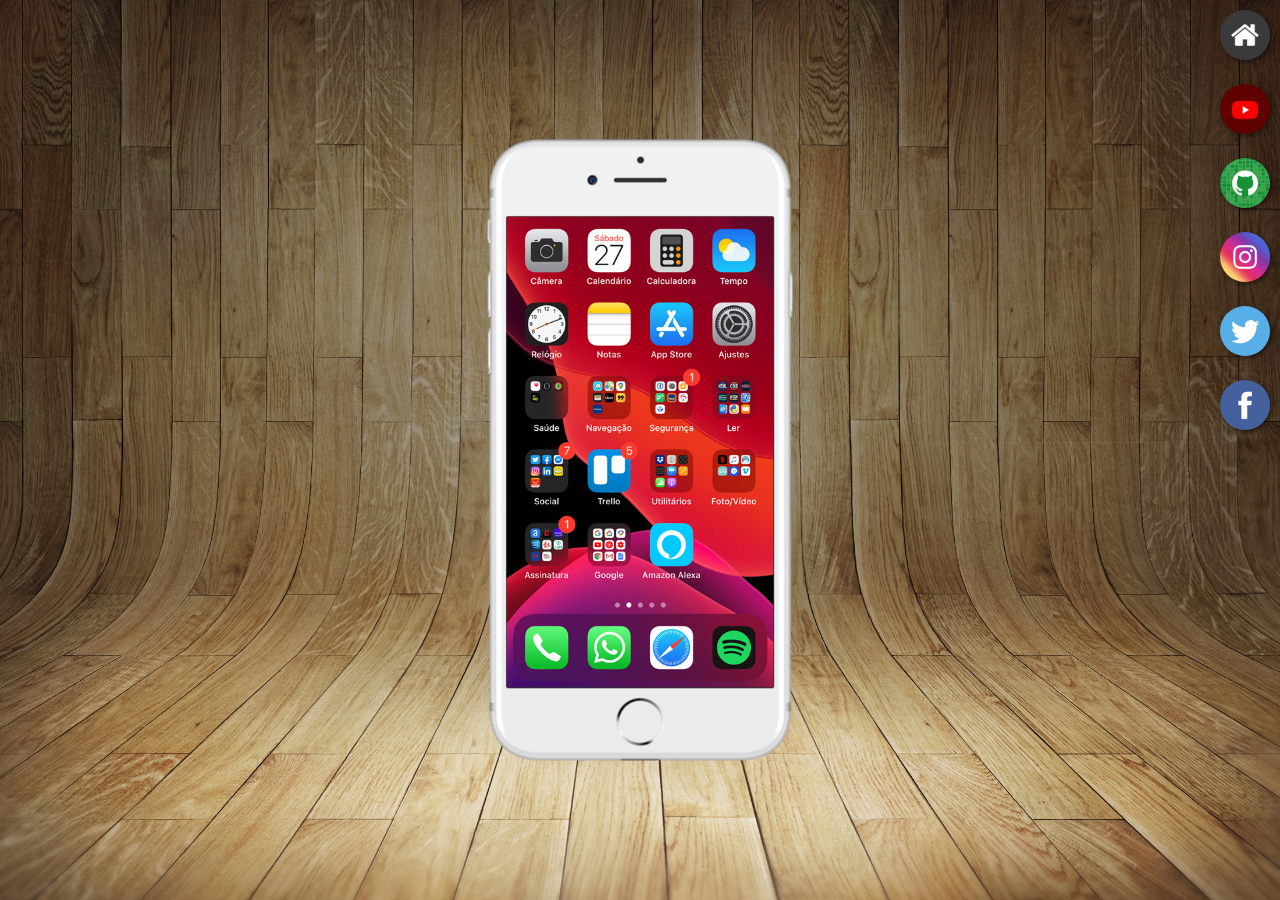
<file: index.html>
<!DOCTYPE html>
<html lang="pt-br">
<head>
    <meta charset="UTF-8">
    <meta name="viewport" content="width=device-width, initial-scale=1.0">
    <link rel="shortcut icon" href="favicon.ico" type="image/x-icon">
    <link rel="stylesheet" href="estilos/style.css">
    <title>Projeto redes sociais</title>
</head>
<body>
    <main>
        <section id="telefone">        
            <iframe src="home.html" name="tela" id="tela" frameborder="0"></iframe>
        </section>

        <section id="redes-sociais">

            <a href="home.html" target="tela"><img src="imagens/logo-home.jpg" alt=""></a> <br>

            <a href="youtube.html" target="tela"><img src="imagens/logo-youtube.jpg" alt=""></a> <br>

            <a href="github.html" target="tela"><img src="imagens/logo-github.jpg" alt=""></a><br>

            <a href="instagram.html" target="tela"><img src="imagens/logo-instagram.jpg" alt=""></a><br>

            <a href="twitter.html" target="tela"><img src="imagens/logo-twitter.jpg" alt=""></a><br>

            <a href="facebook.html" target="tela"><img src="imagens/logo-facebook.jpg" alt=""></a>

        </section>
    </main>
</body>
</html>
</file>
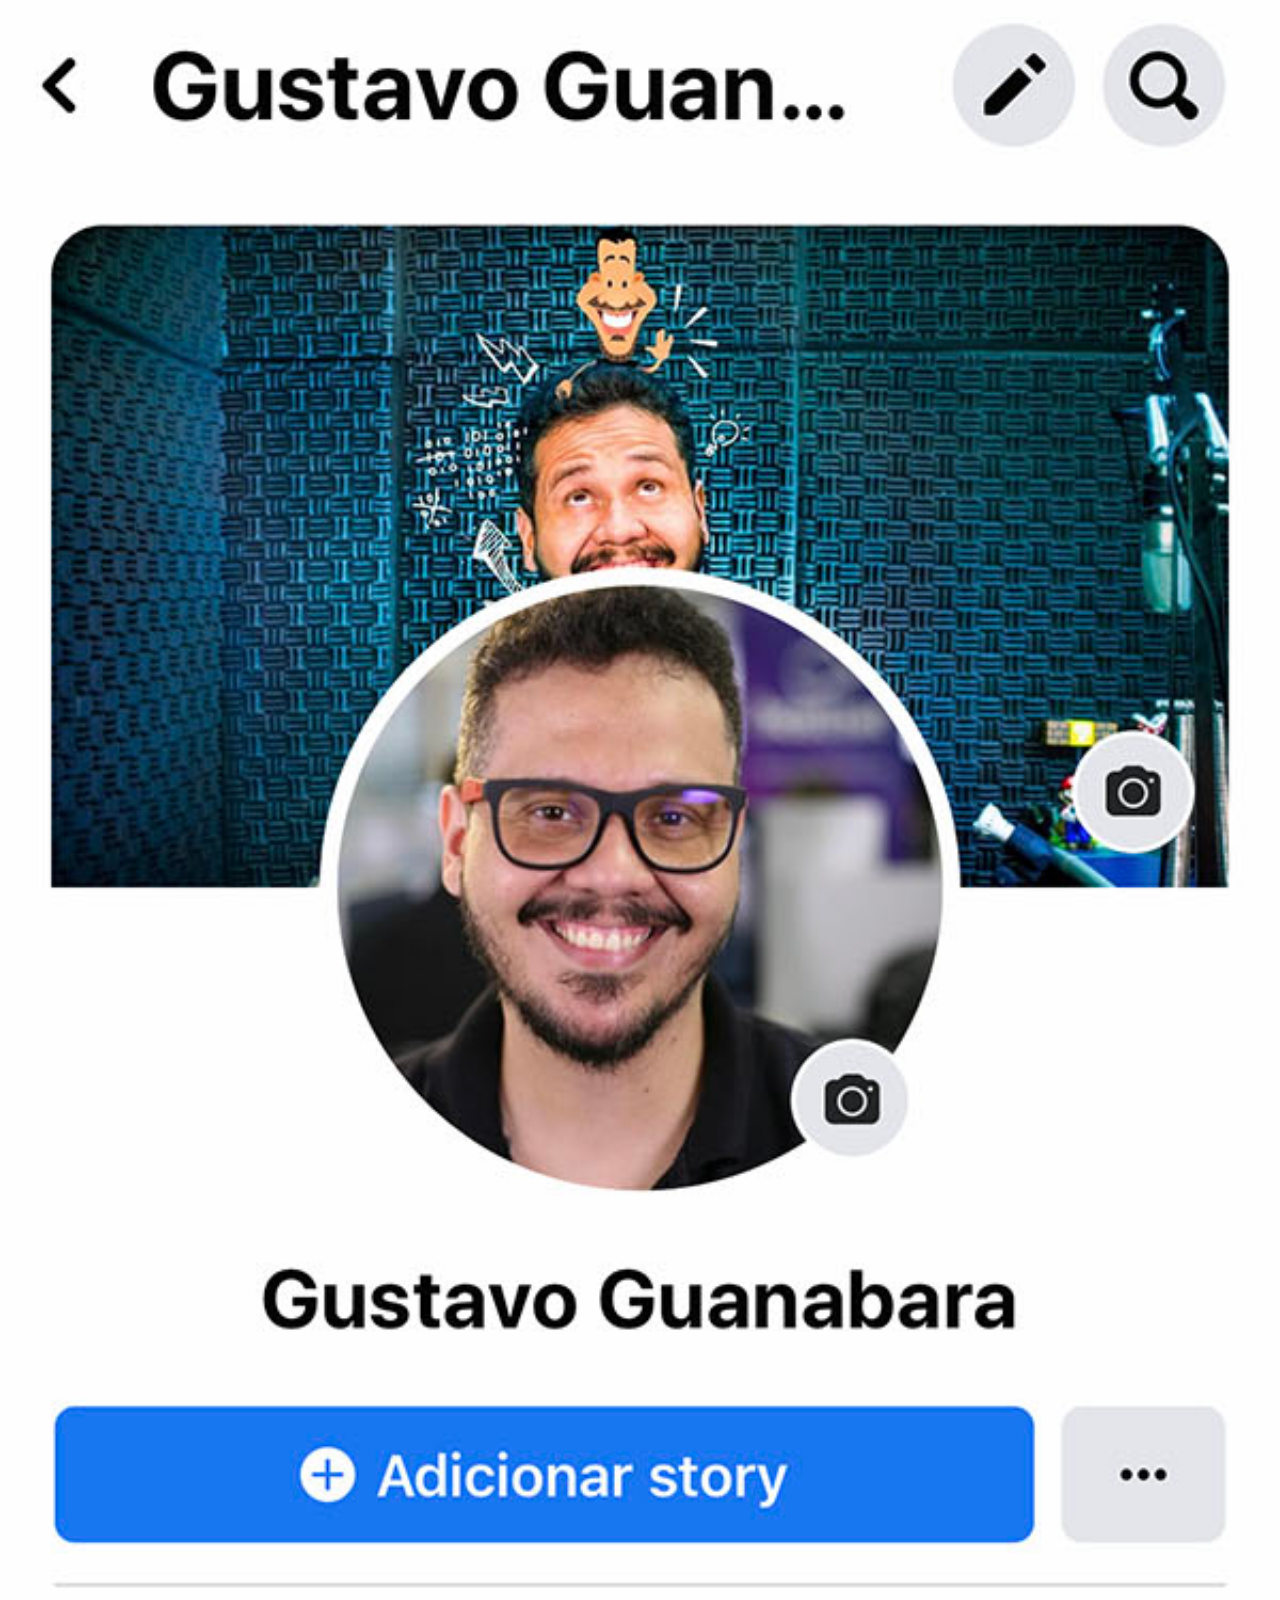
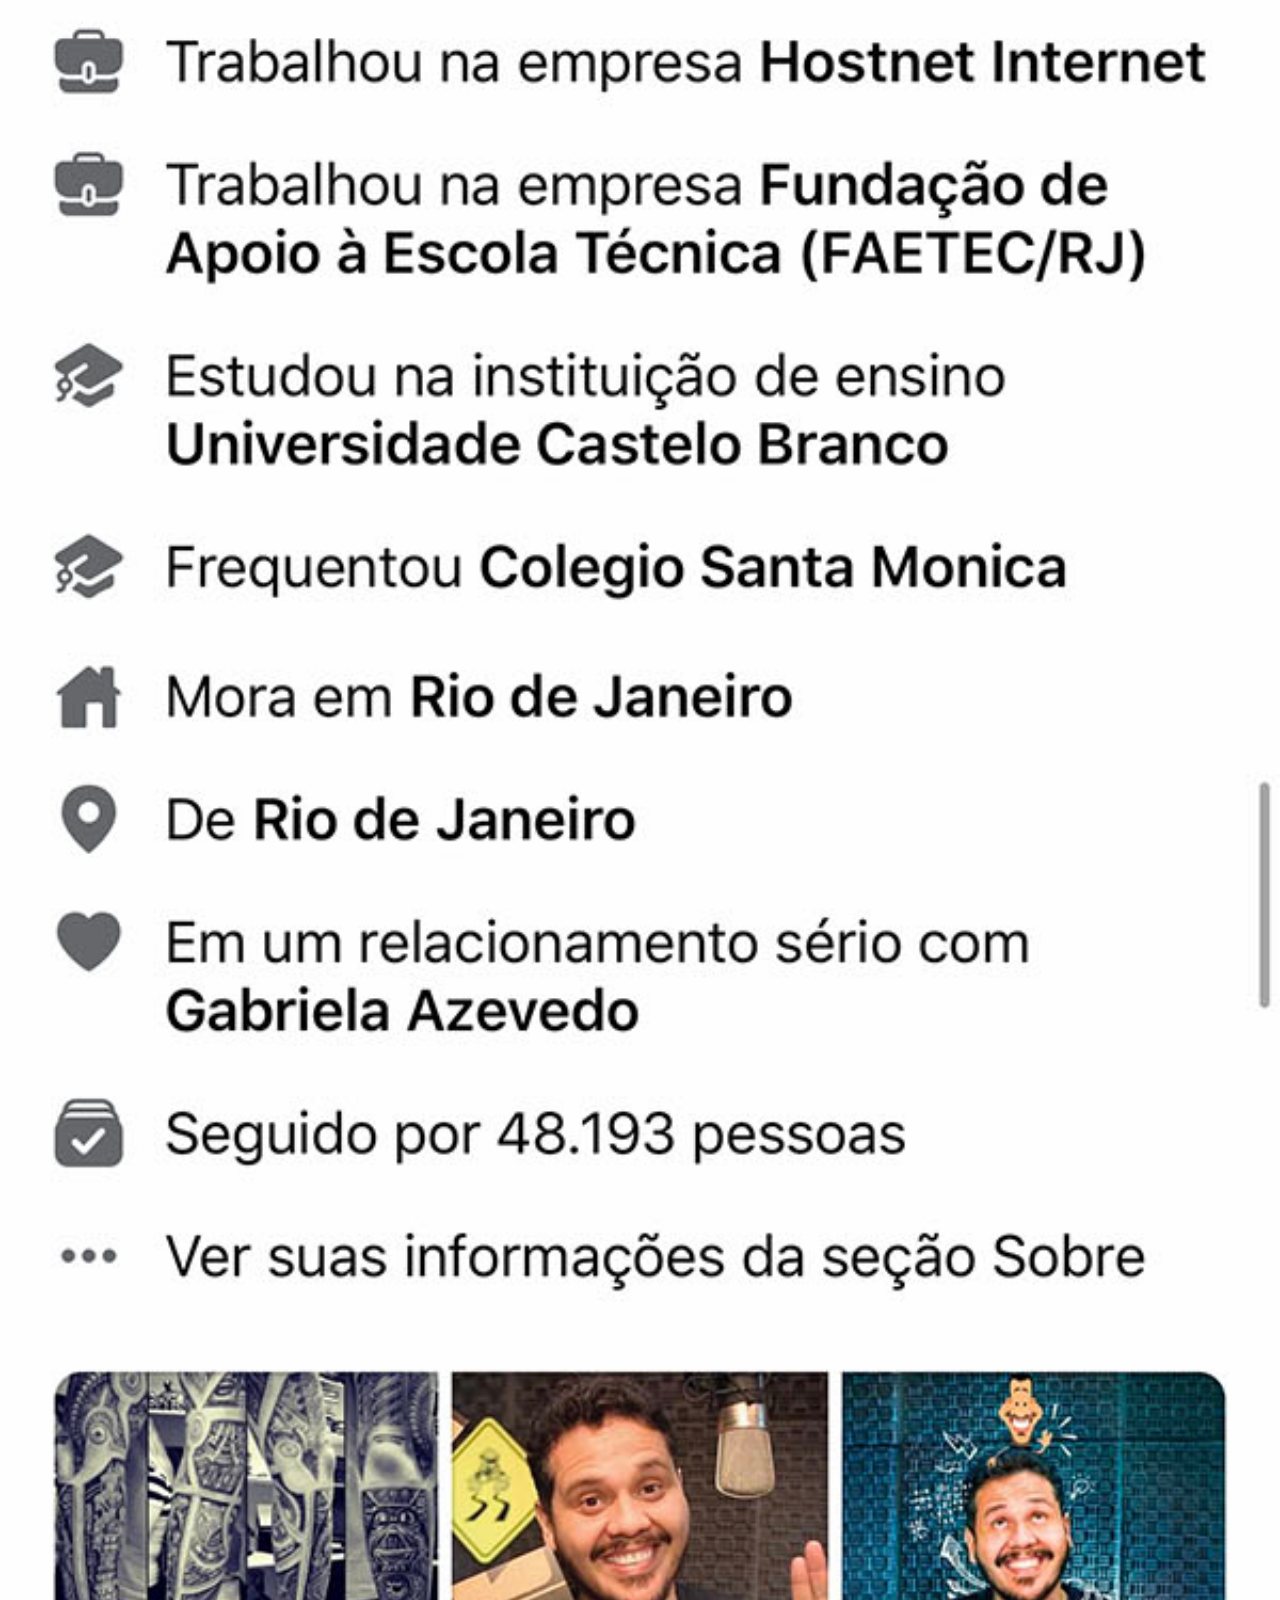
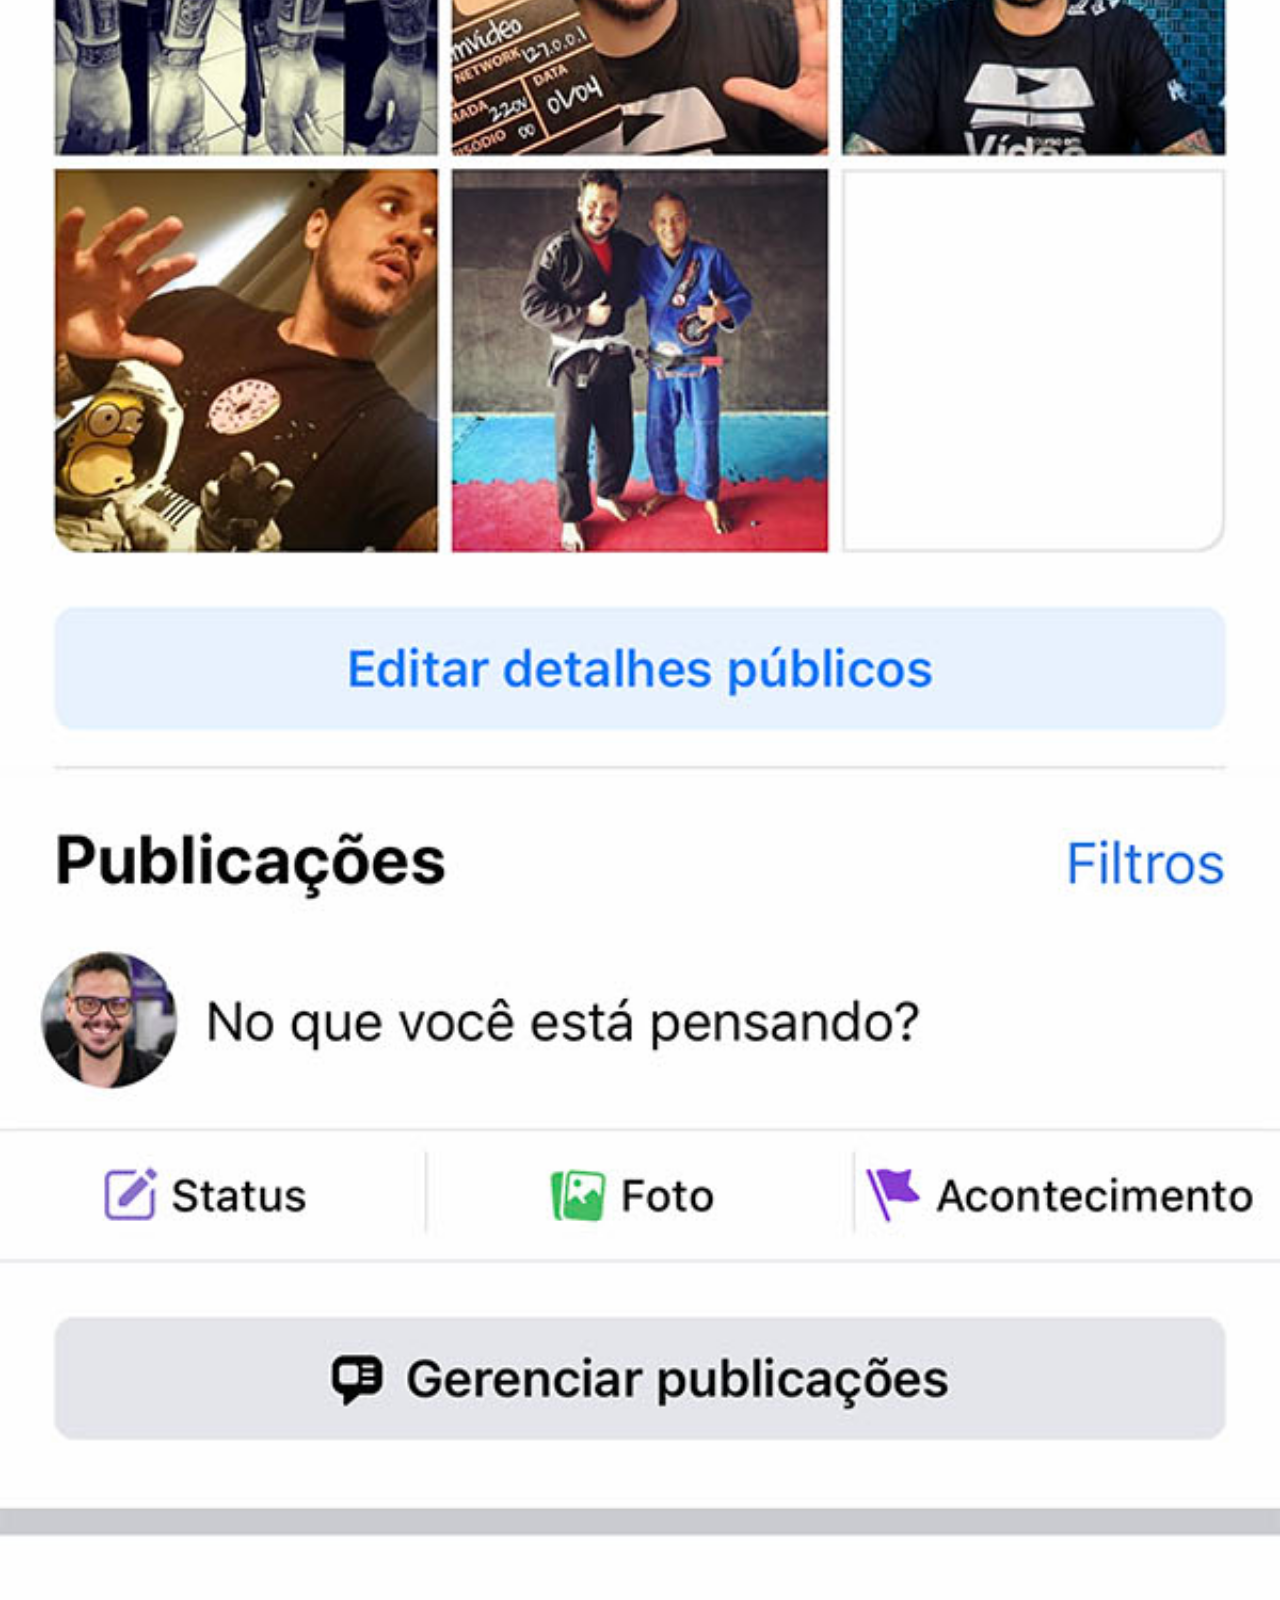
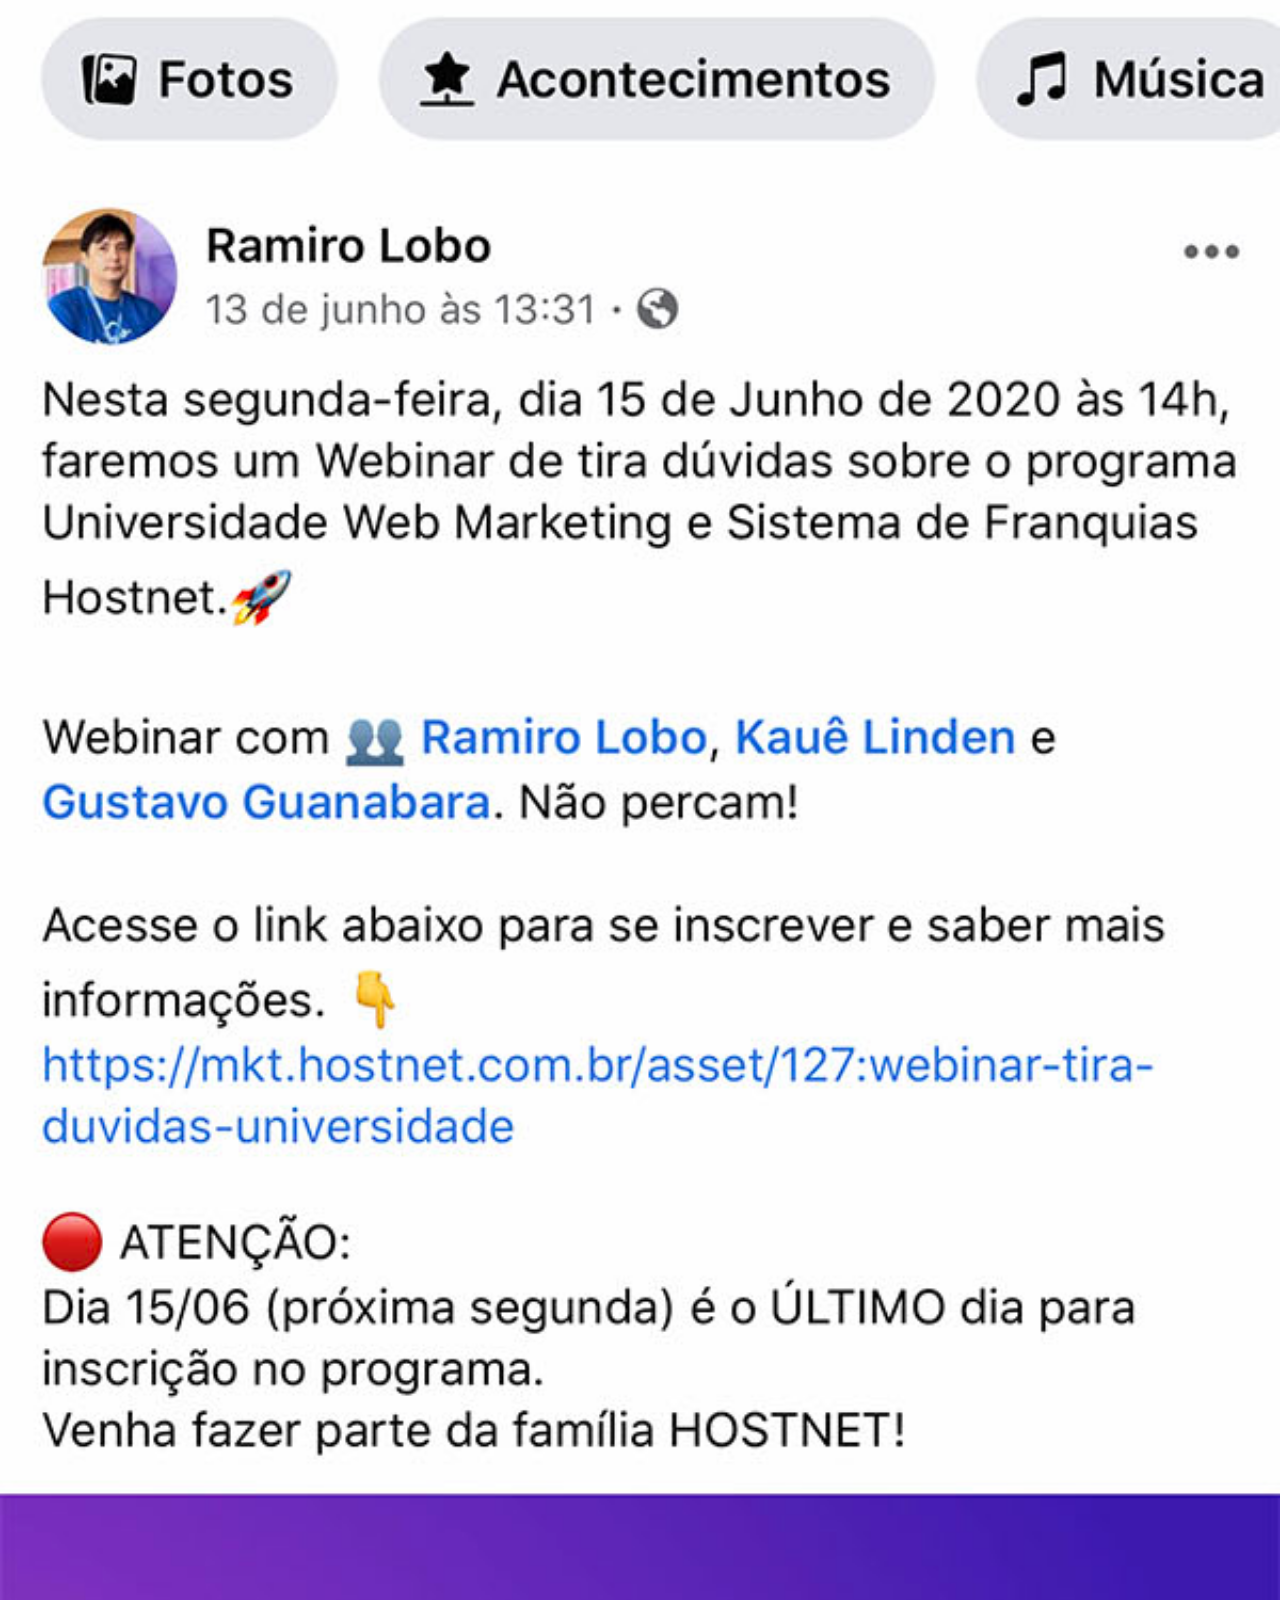
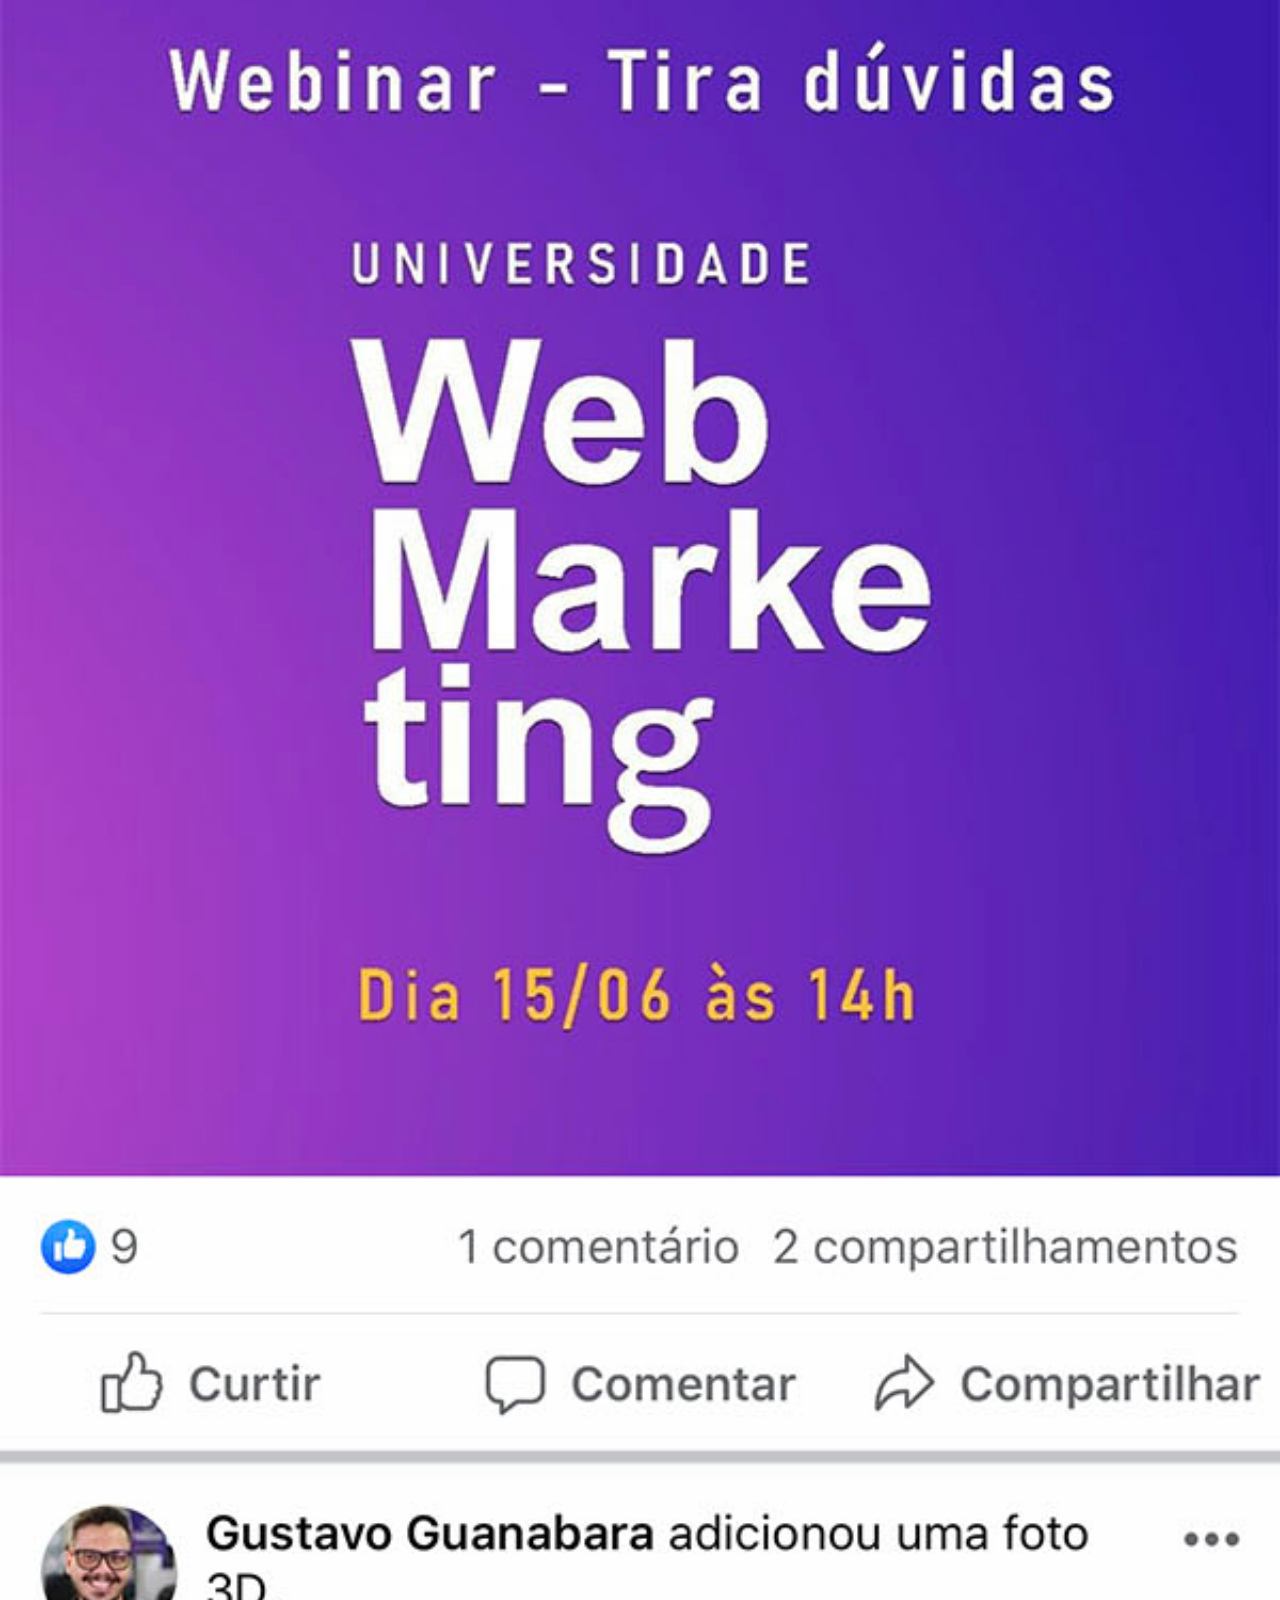
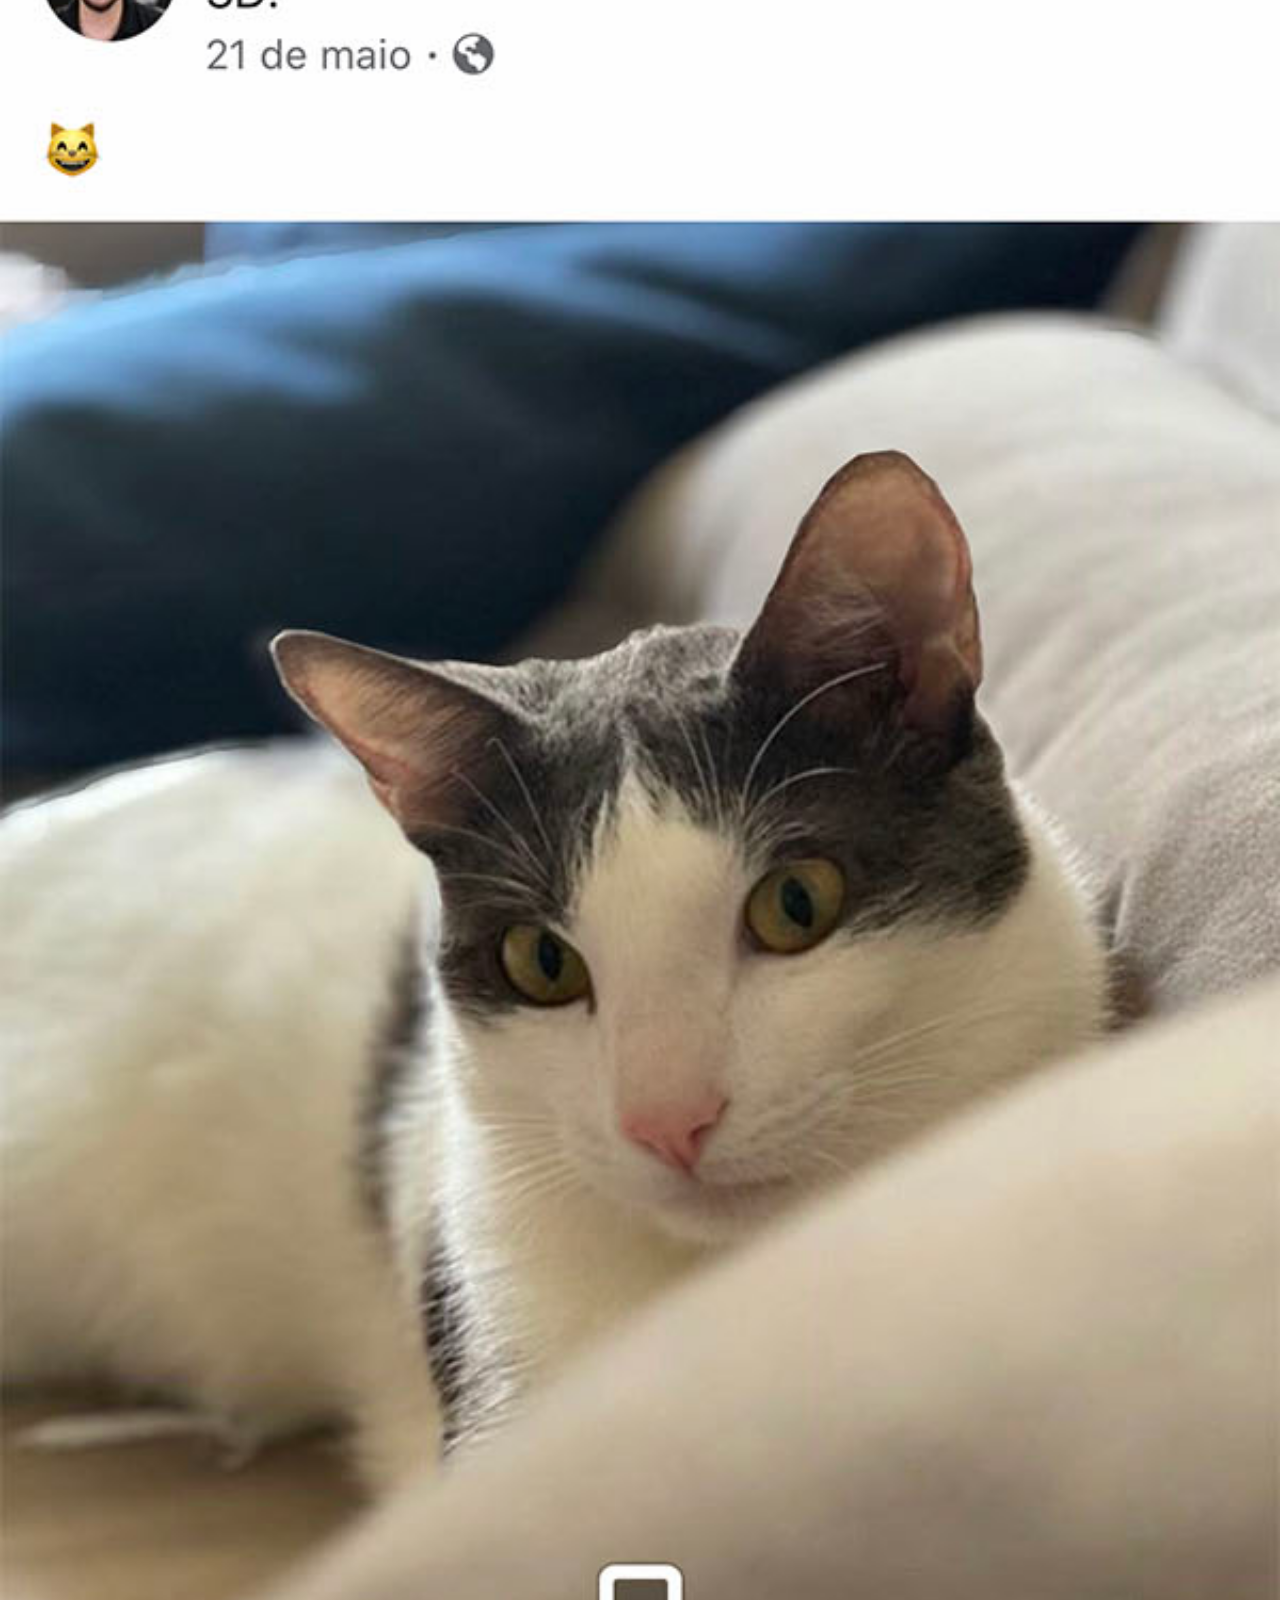
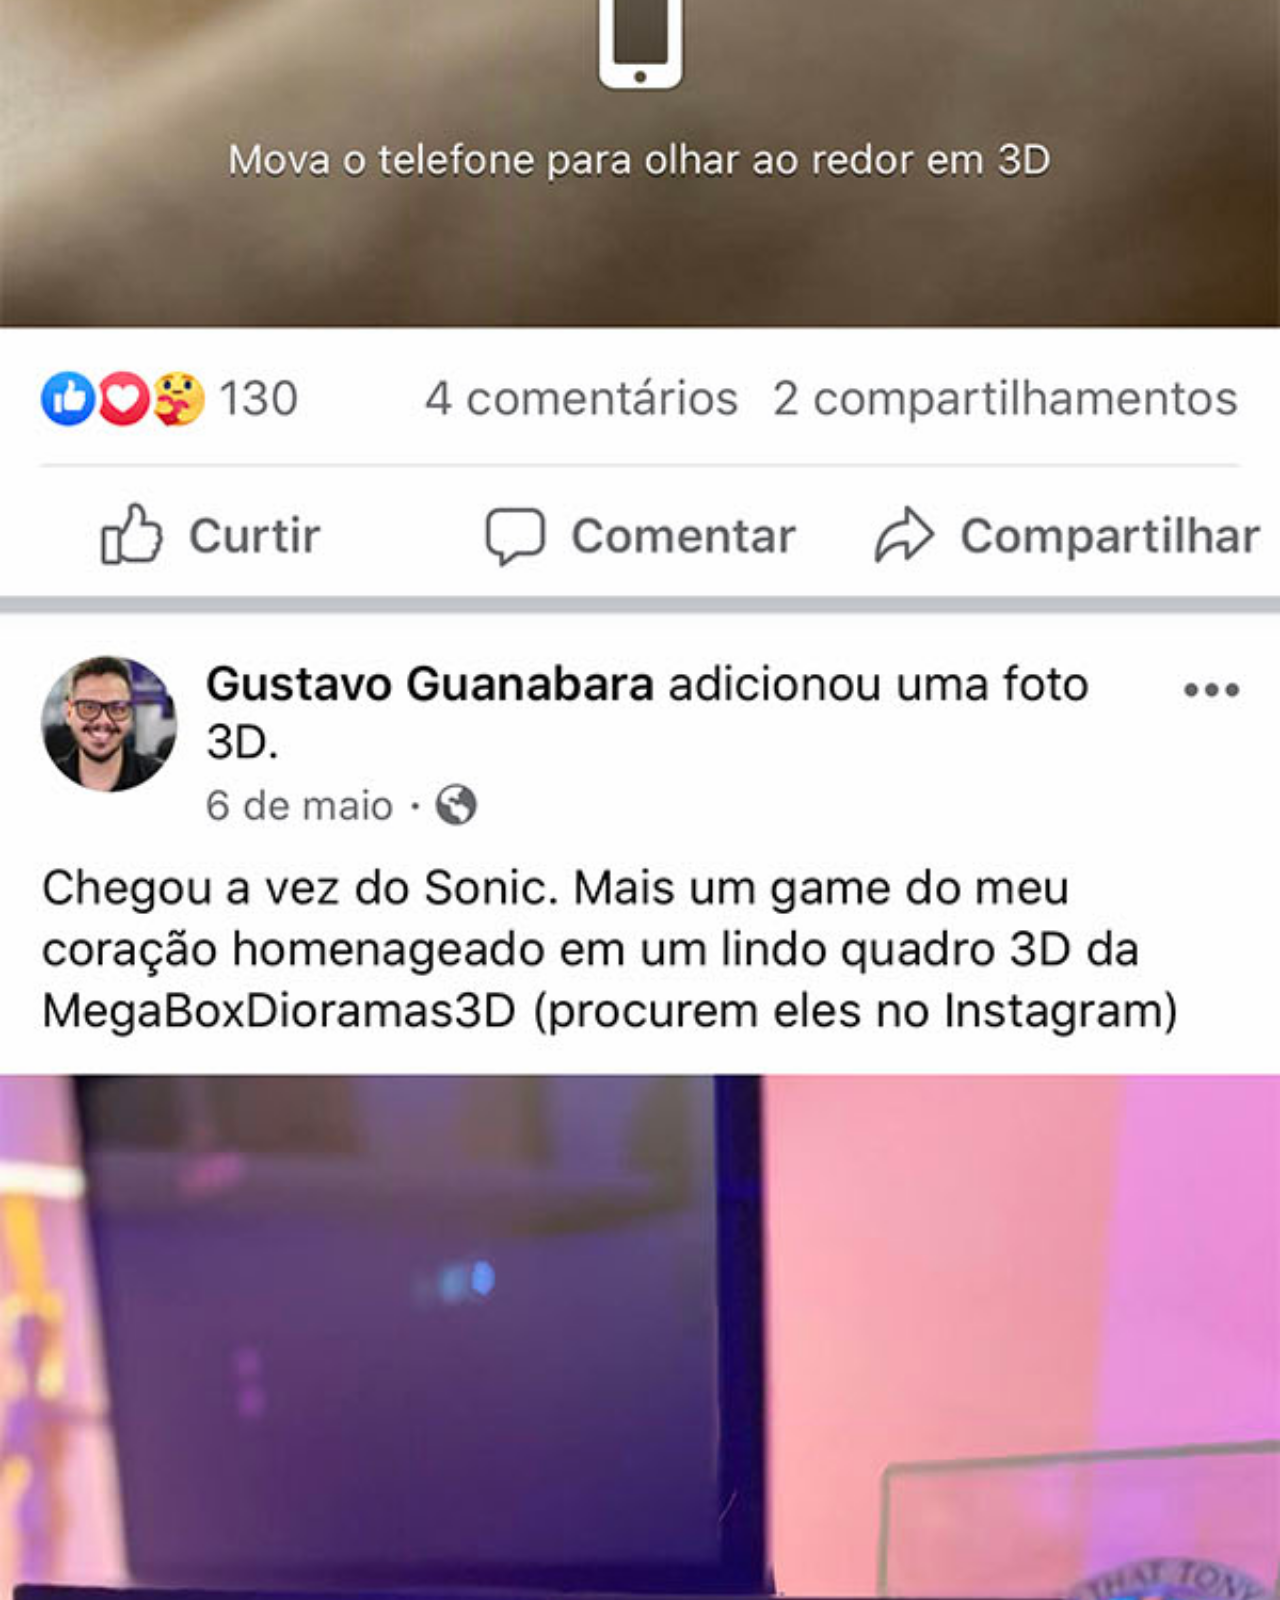
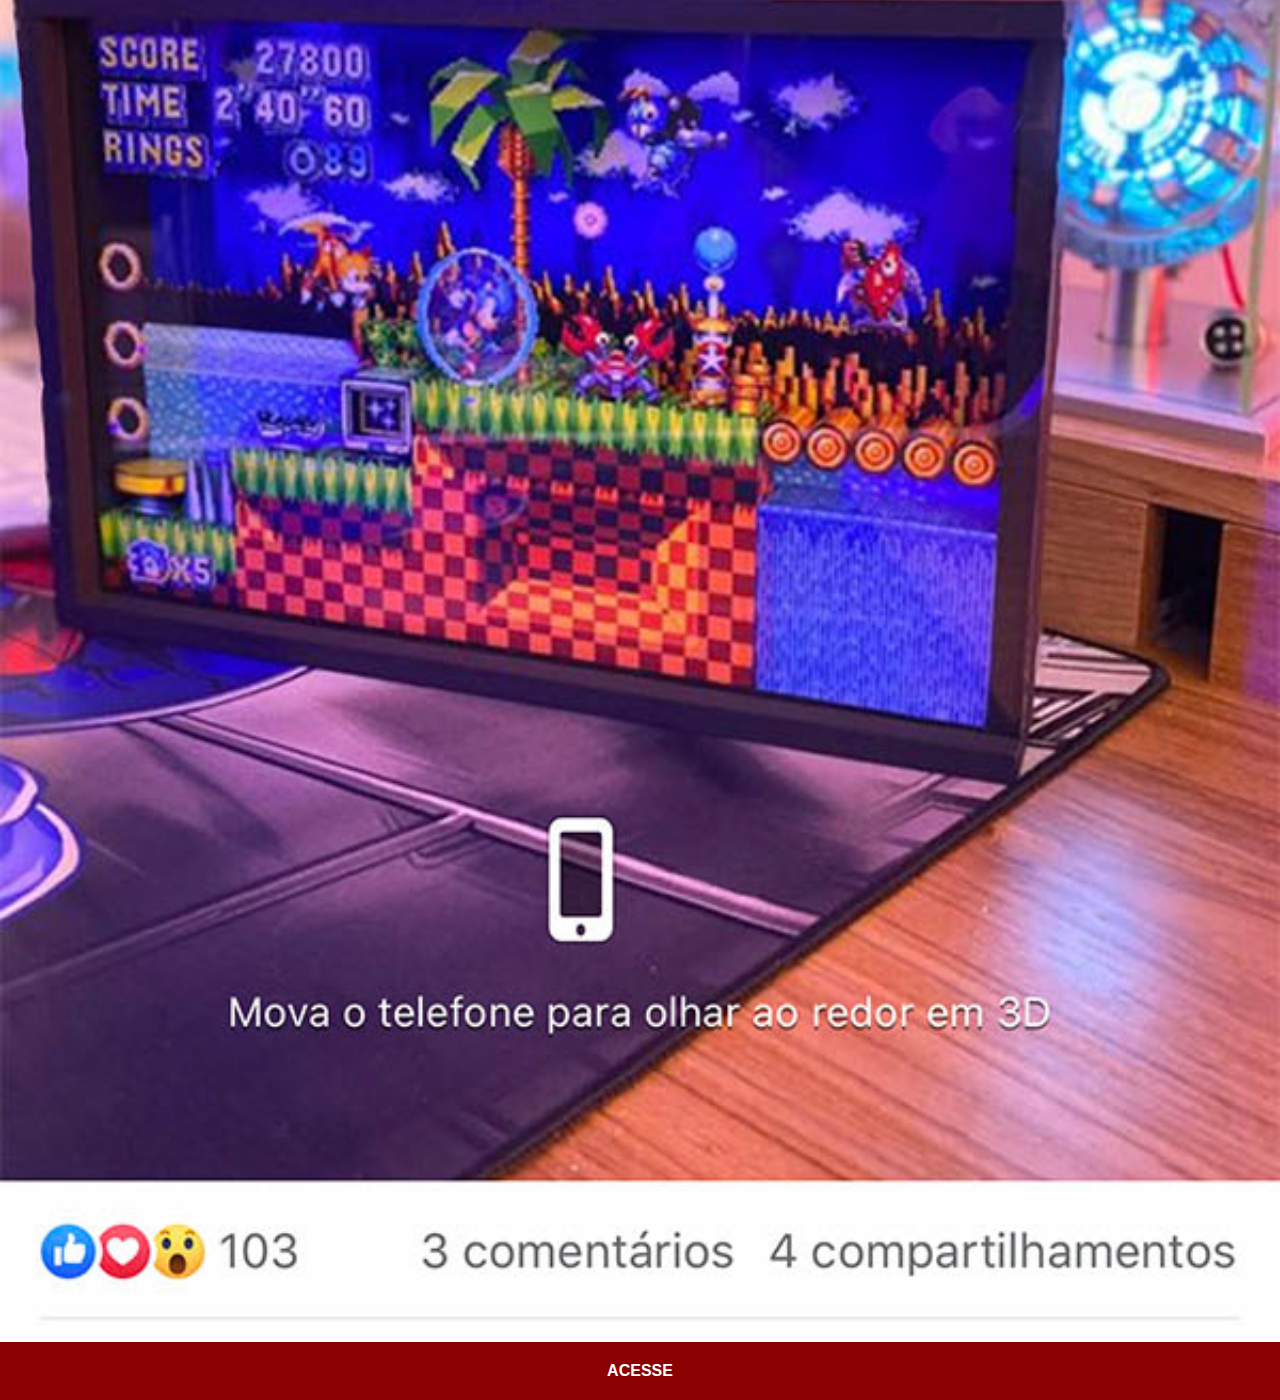
<file: facebook.html>
<!DOCTYPE html>
<html lang="pt-br">
<head>
    <meta charset="UTF-8">
    <meta name="viewport" content="width=device-width, initial-scale=1.0">
    <title>Facebook</title>
    <link rel="stylesheet" href="estilos/social.css">
</head>
<body>
    <img src="imagens/tela-facebook.jpg" alt="Facebook">
    <a href="https://www.facebook.com/gustavoguanabara/?locale=pt_BR" target="_blank">ACESSE</a>
</body>
</html>
</file>
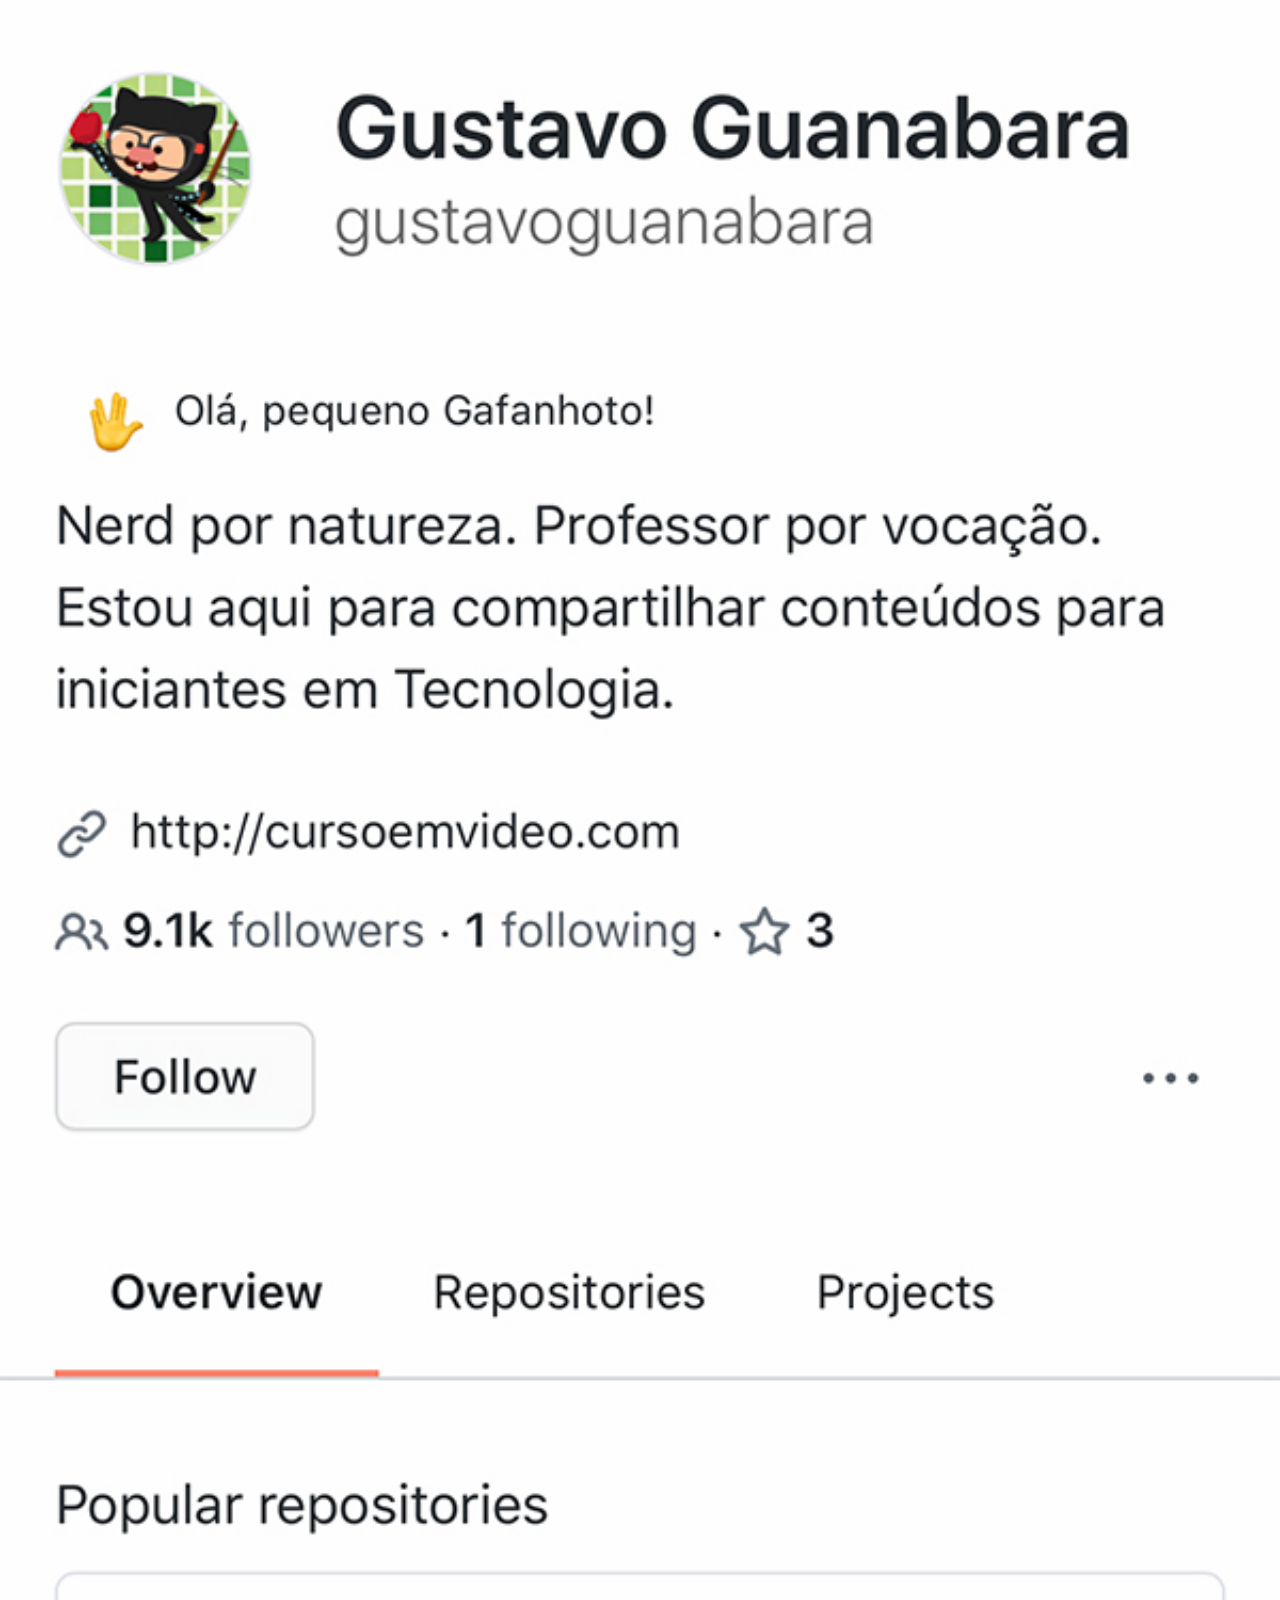
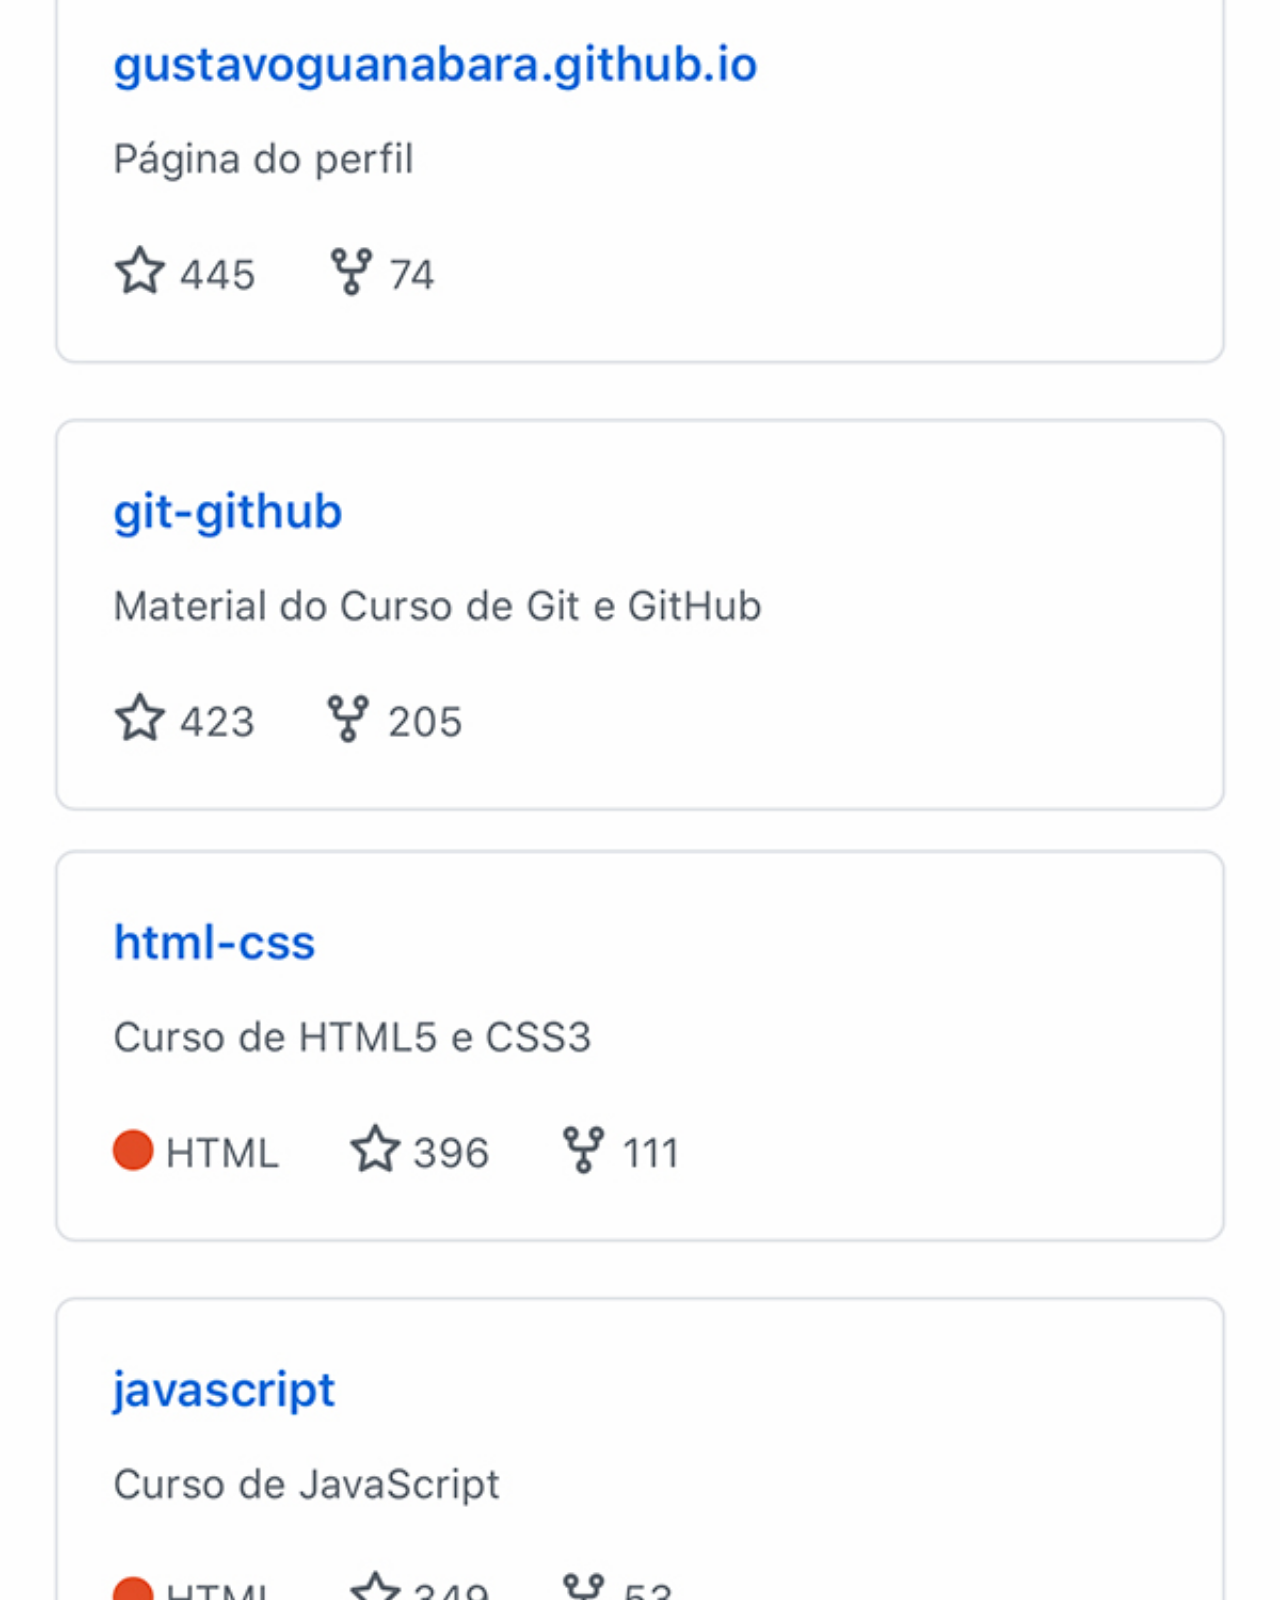
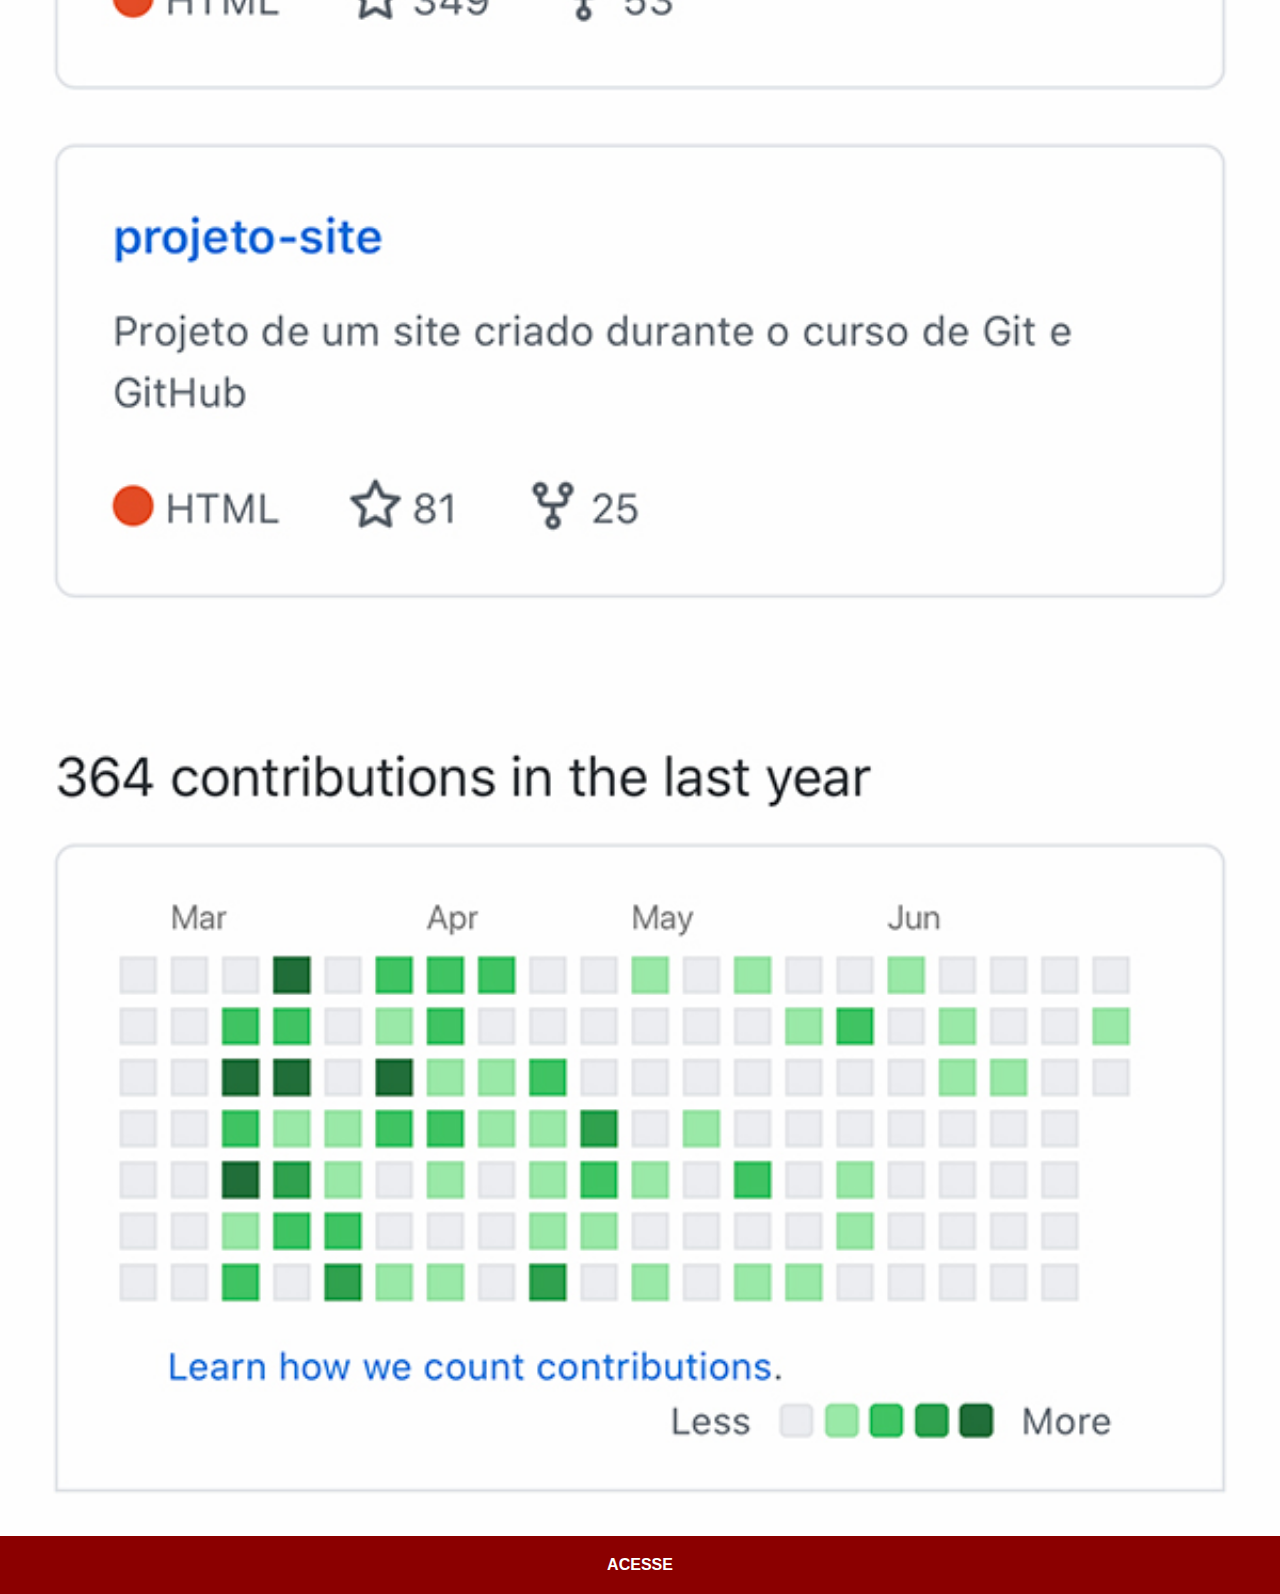
<file: github.html>
<!DOCTYPE html>
<html lang="pt-br">
<head>
    <meta charset="UTF-8">
    <meta name="viewport" content="width=device-width, initial-scale=1.0">
    <title>GitHub</title>
    <link rel="stylesheet" href="estilos/social.css">
</head>
<body>
    <img src="imagens/tela-github.jpg" alt="GitHub">
    <a href="https://github.com/gustavoguanabara/" target="_blank">ACESSE</a>
</body>
</html>
</file>
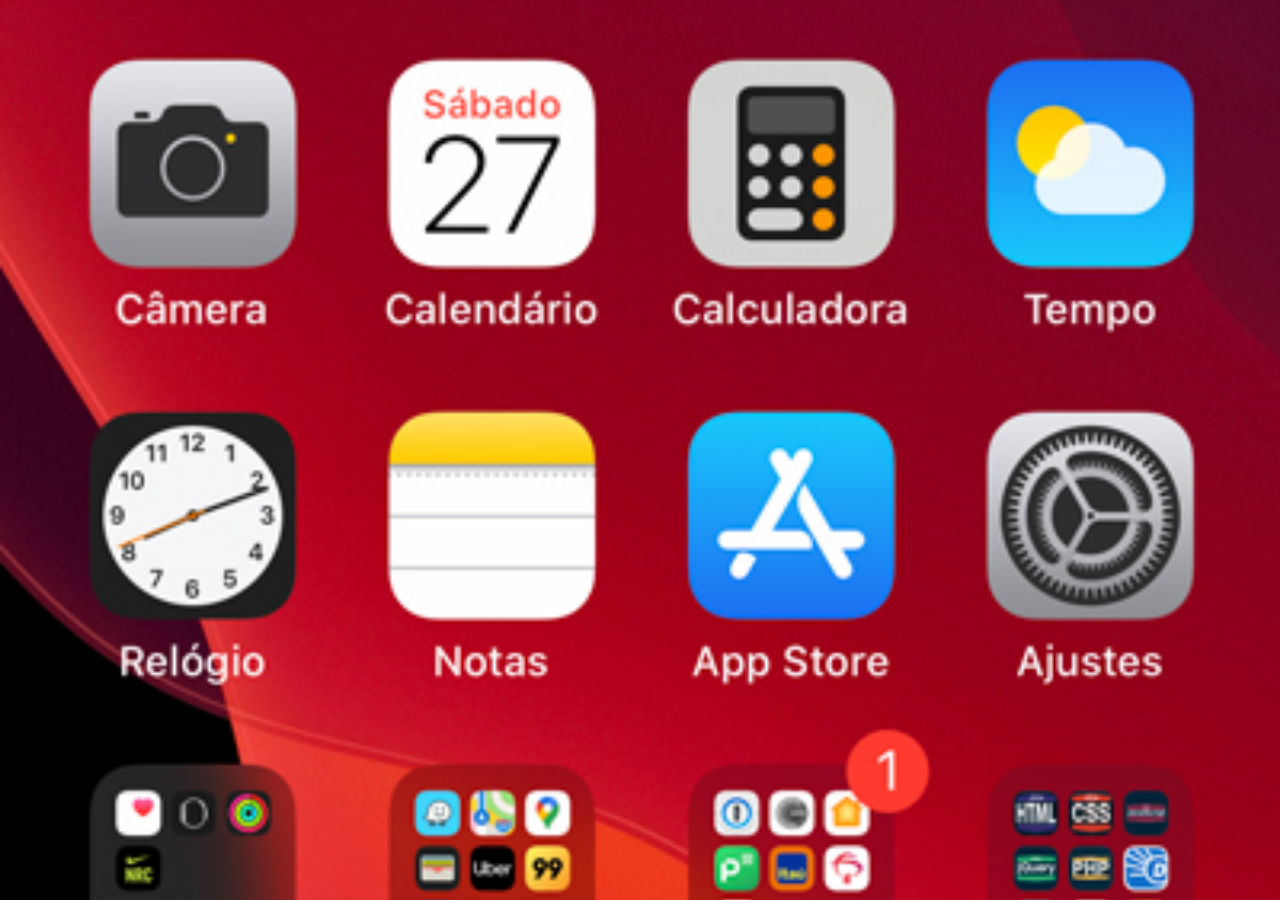
<file: home.html>
<!DOCTYPE html>
<html lang="pt-br">
<head>
    <meta charset="UTF-8">
    <meta name="viewport" content="width=device-width, initial-scale=1.0">
    <title>Home</title>
</head>
<style>
    *{
        margin: 0px;
        padding: 0px;
    }

    body{
        width: 100vw;
        height: 100vh;
        background: black url(imagens/tela-home.jpg) no-repeat top center;
        background-size: cover;
    }
</style>
<body>
    
</body>
</html>
</file>
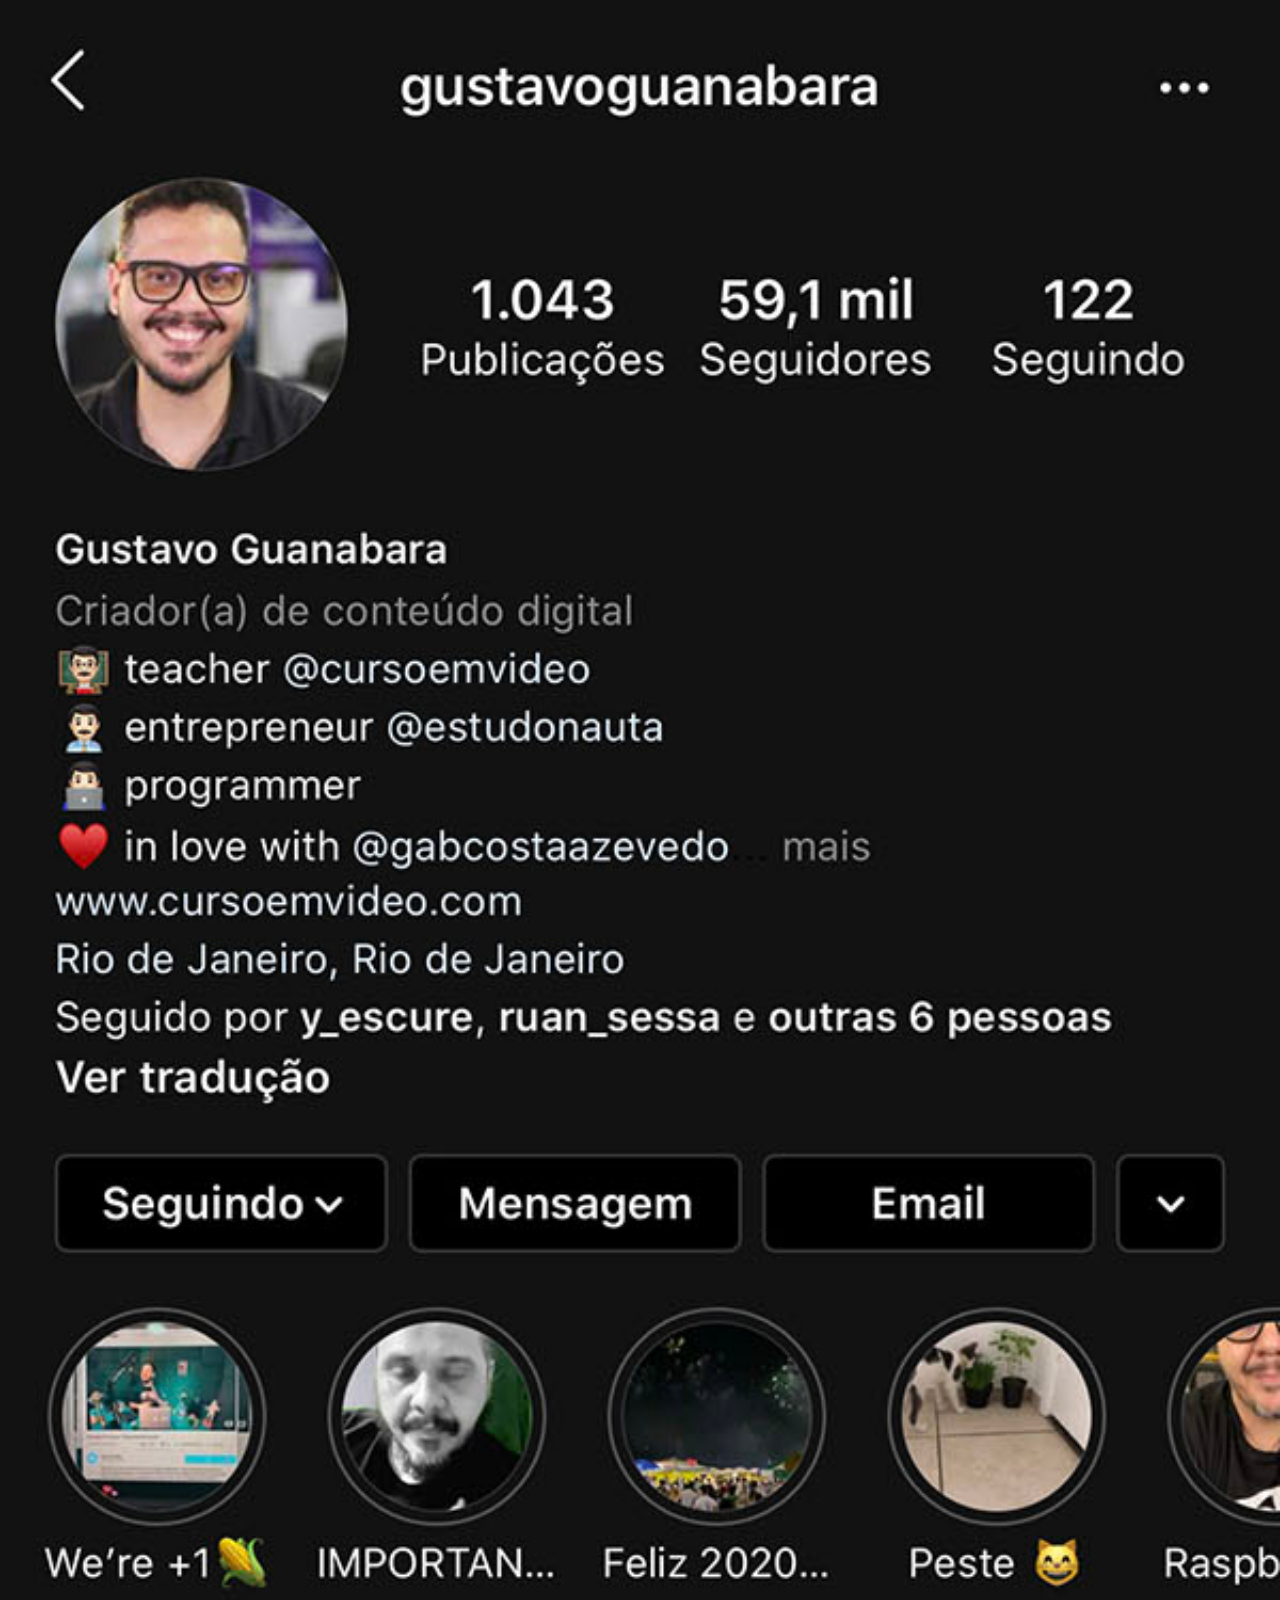
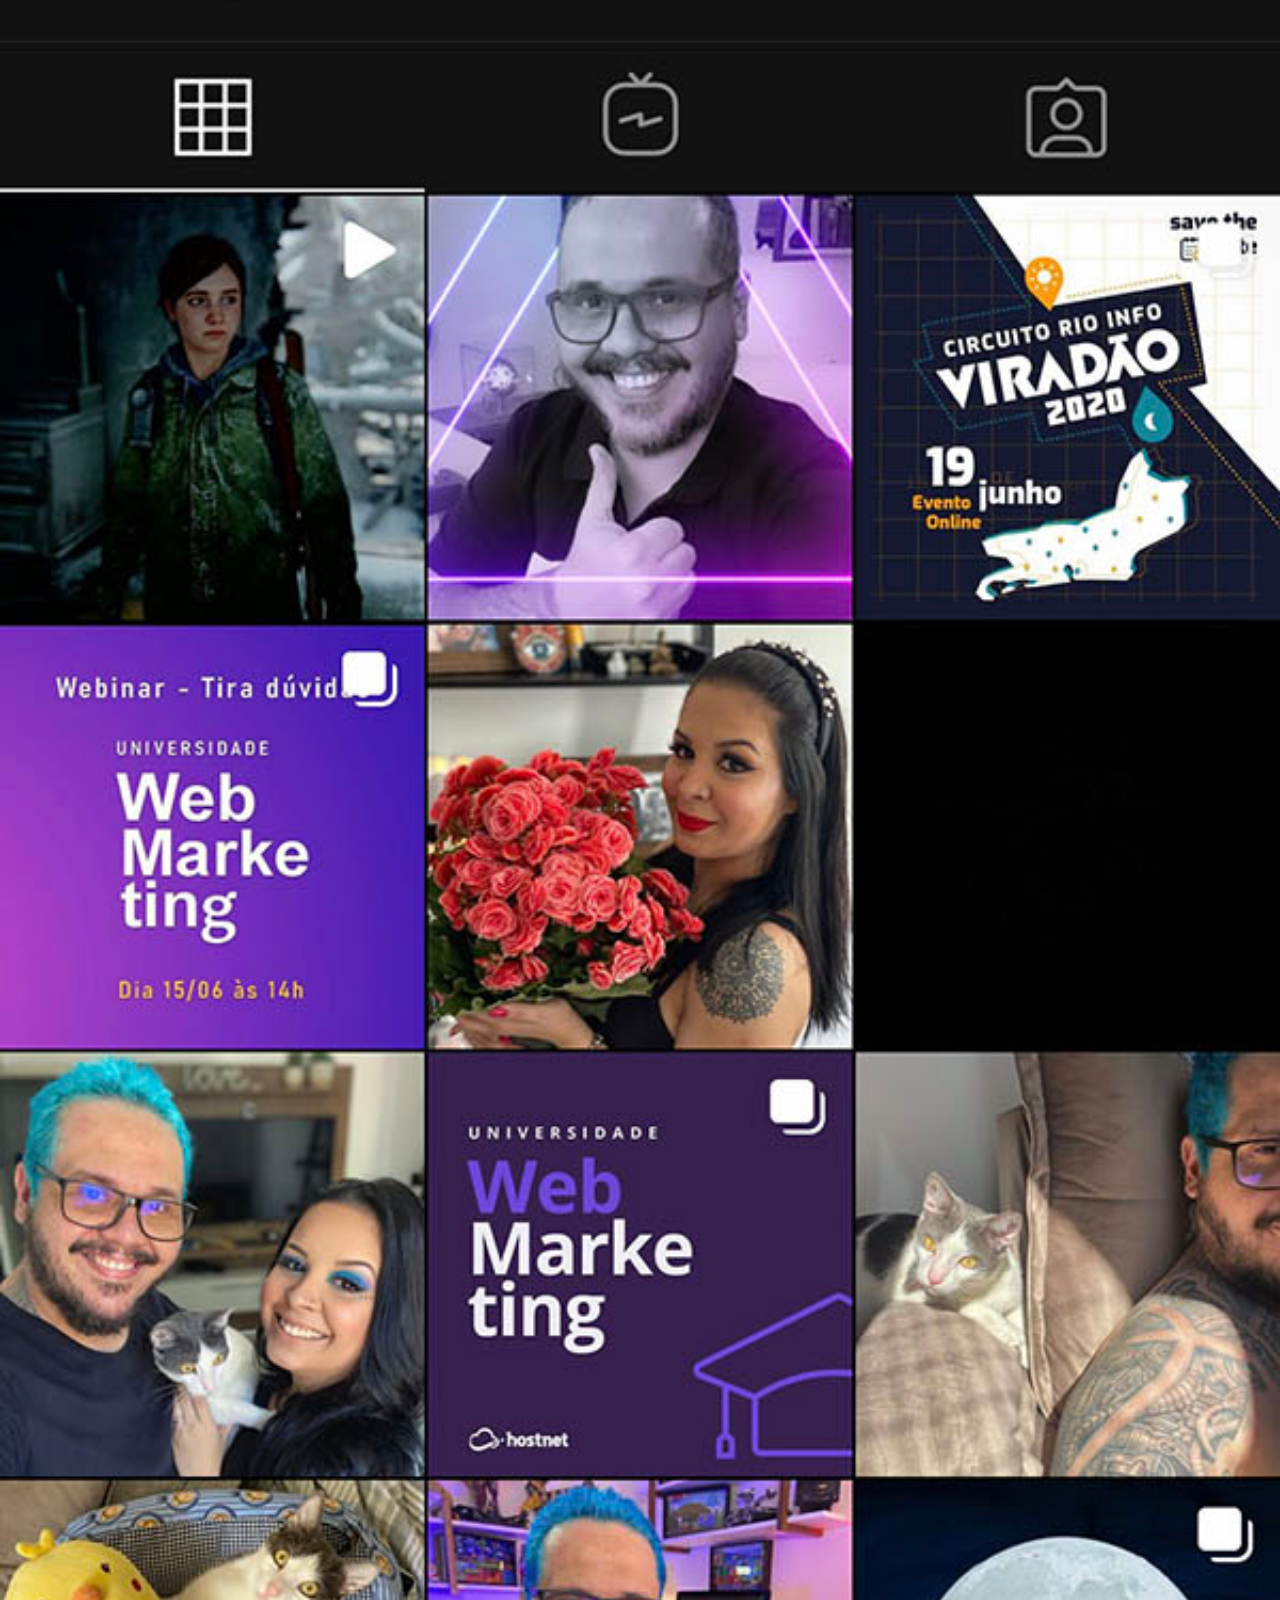
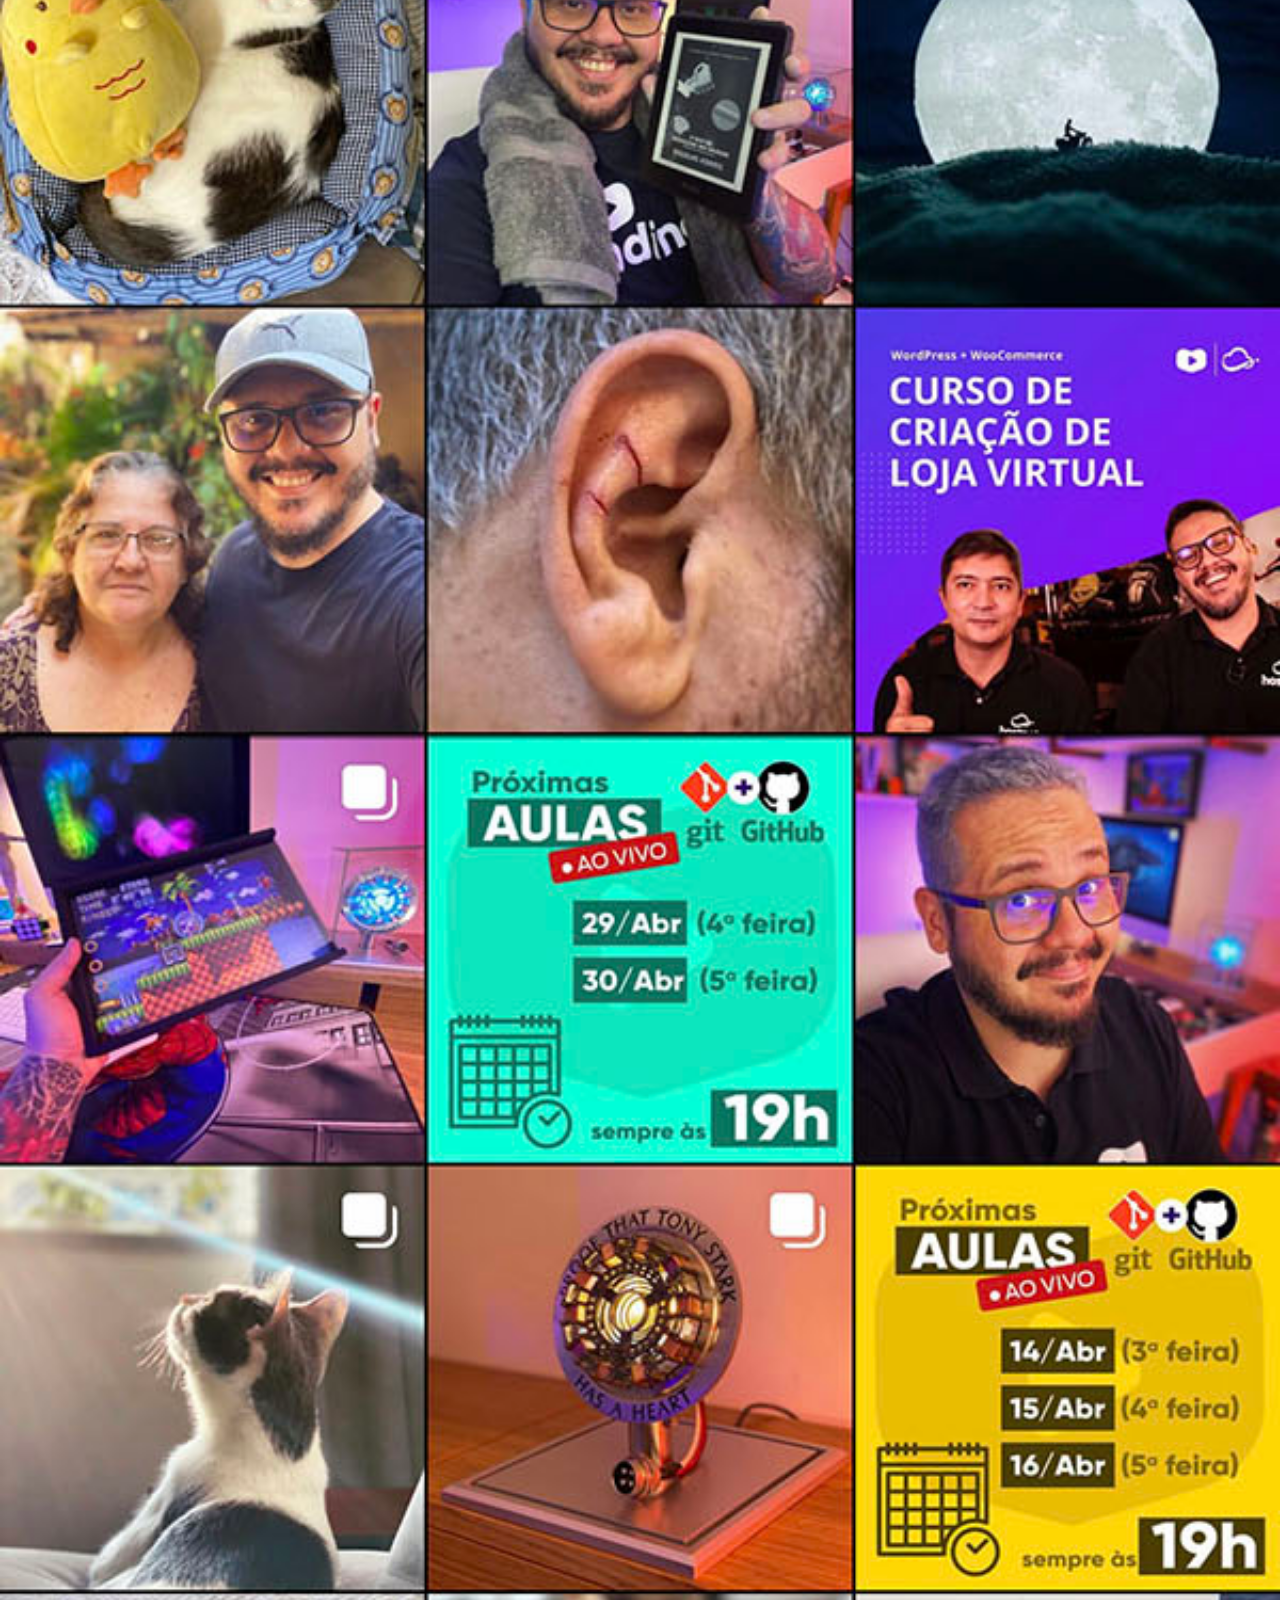
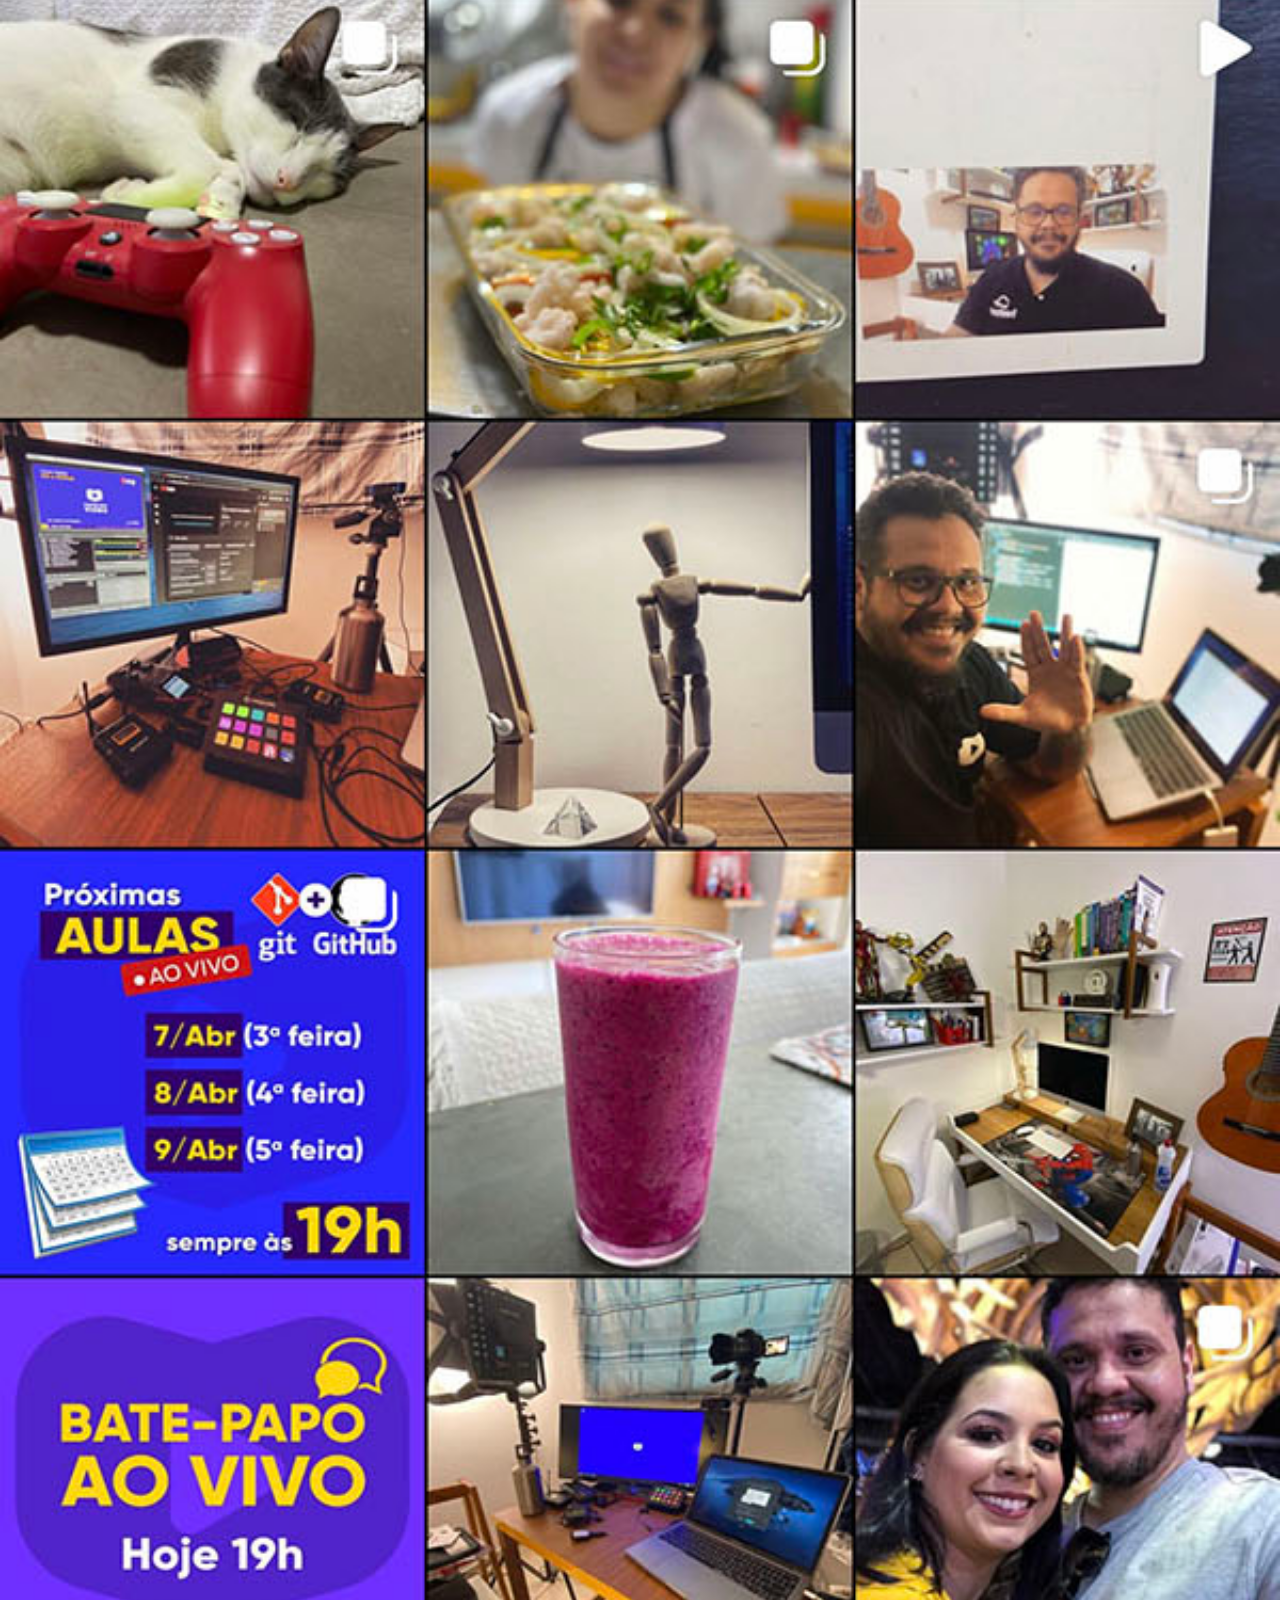
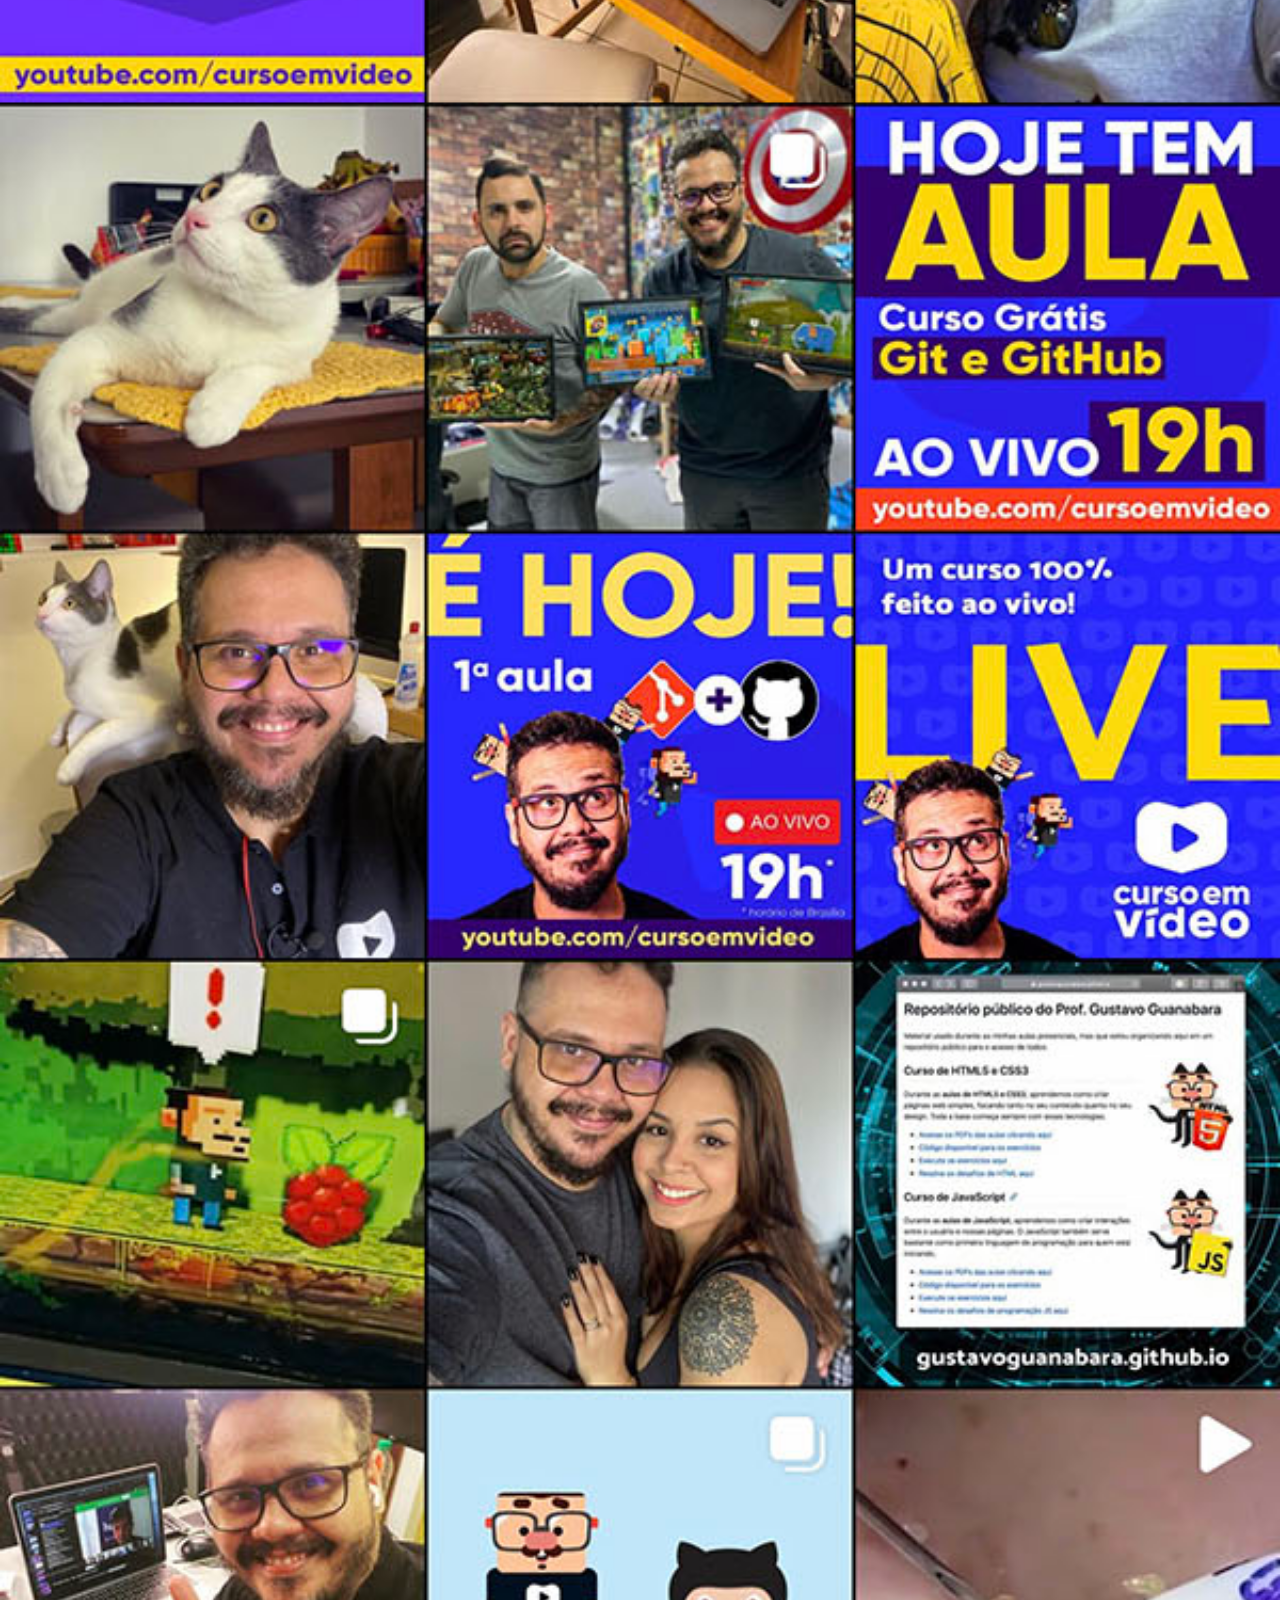
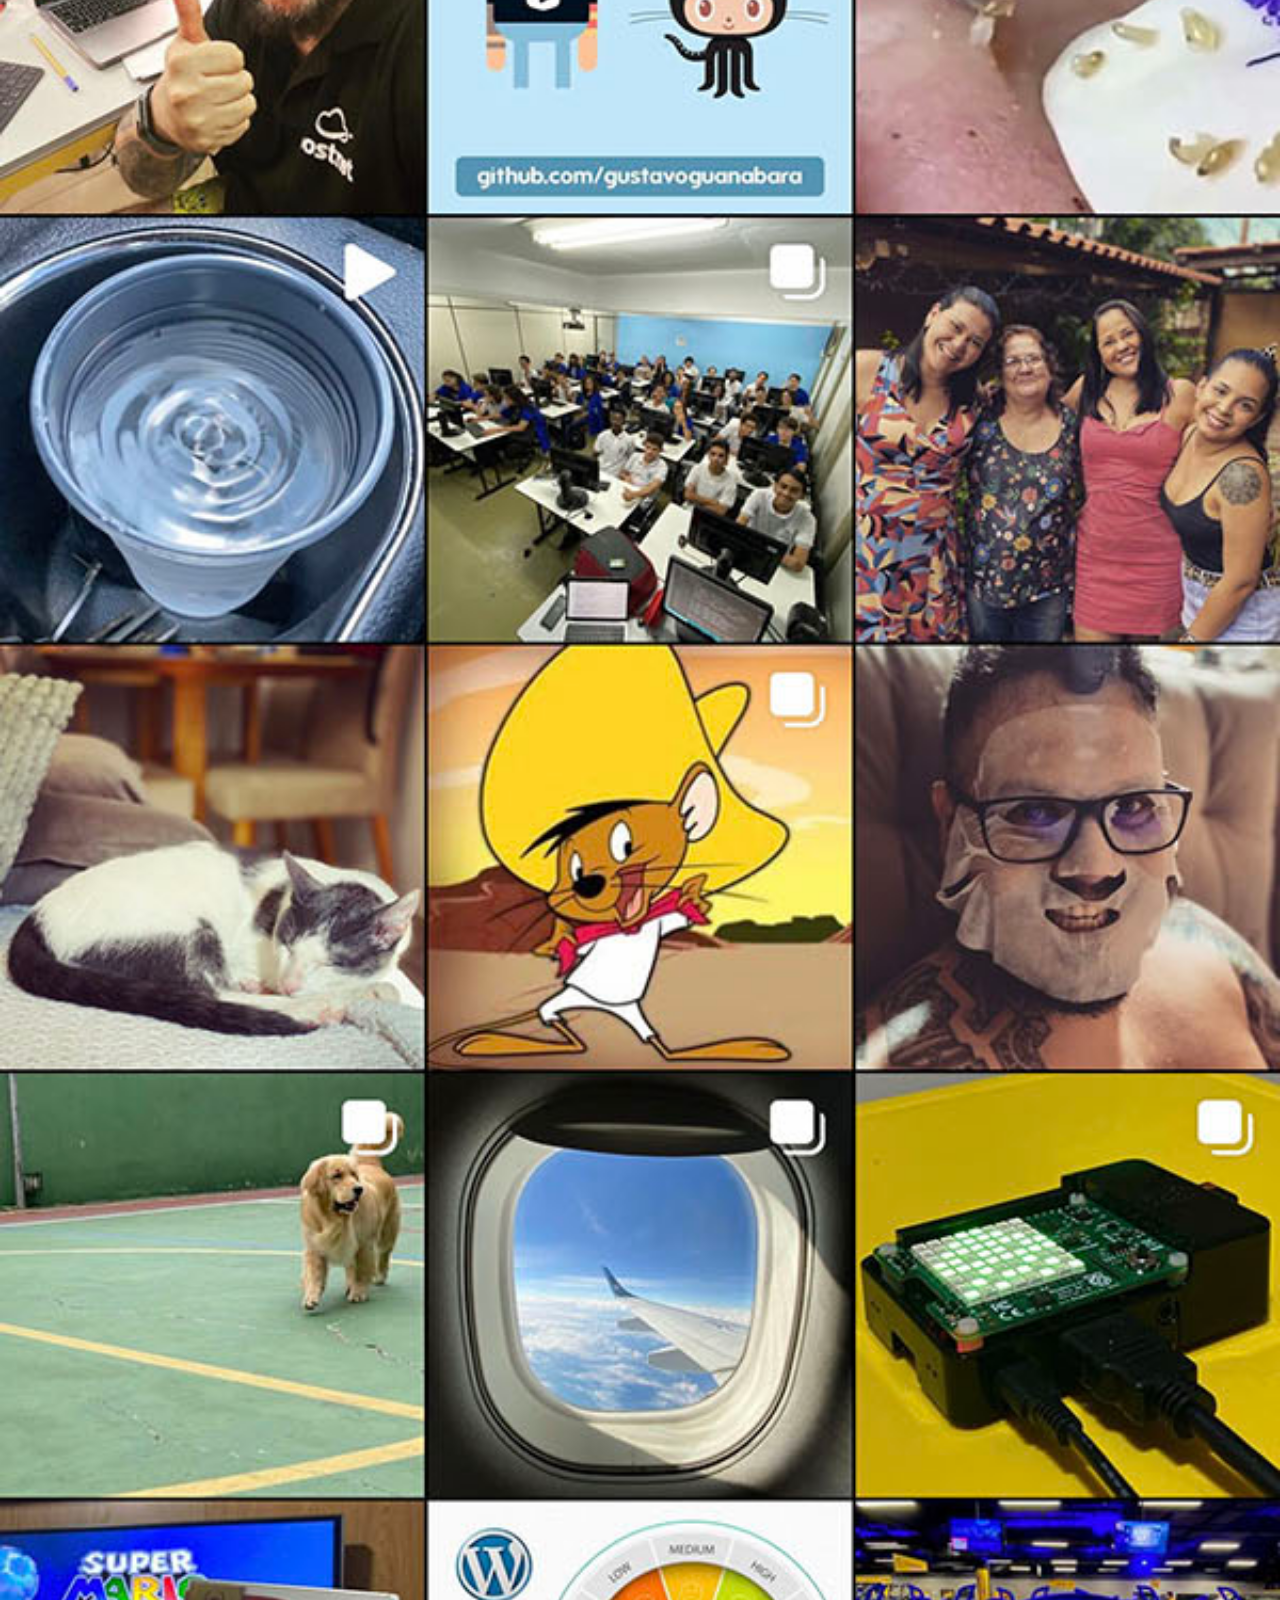
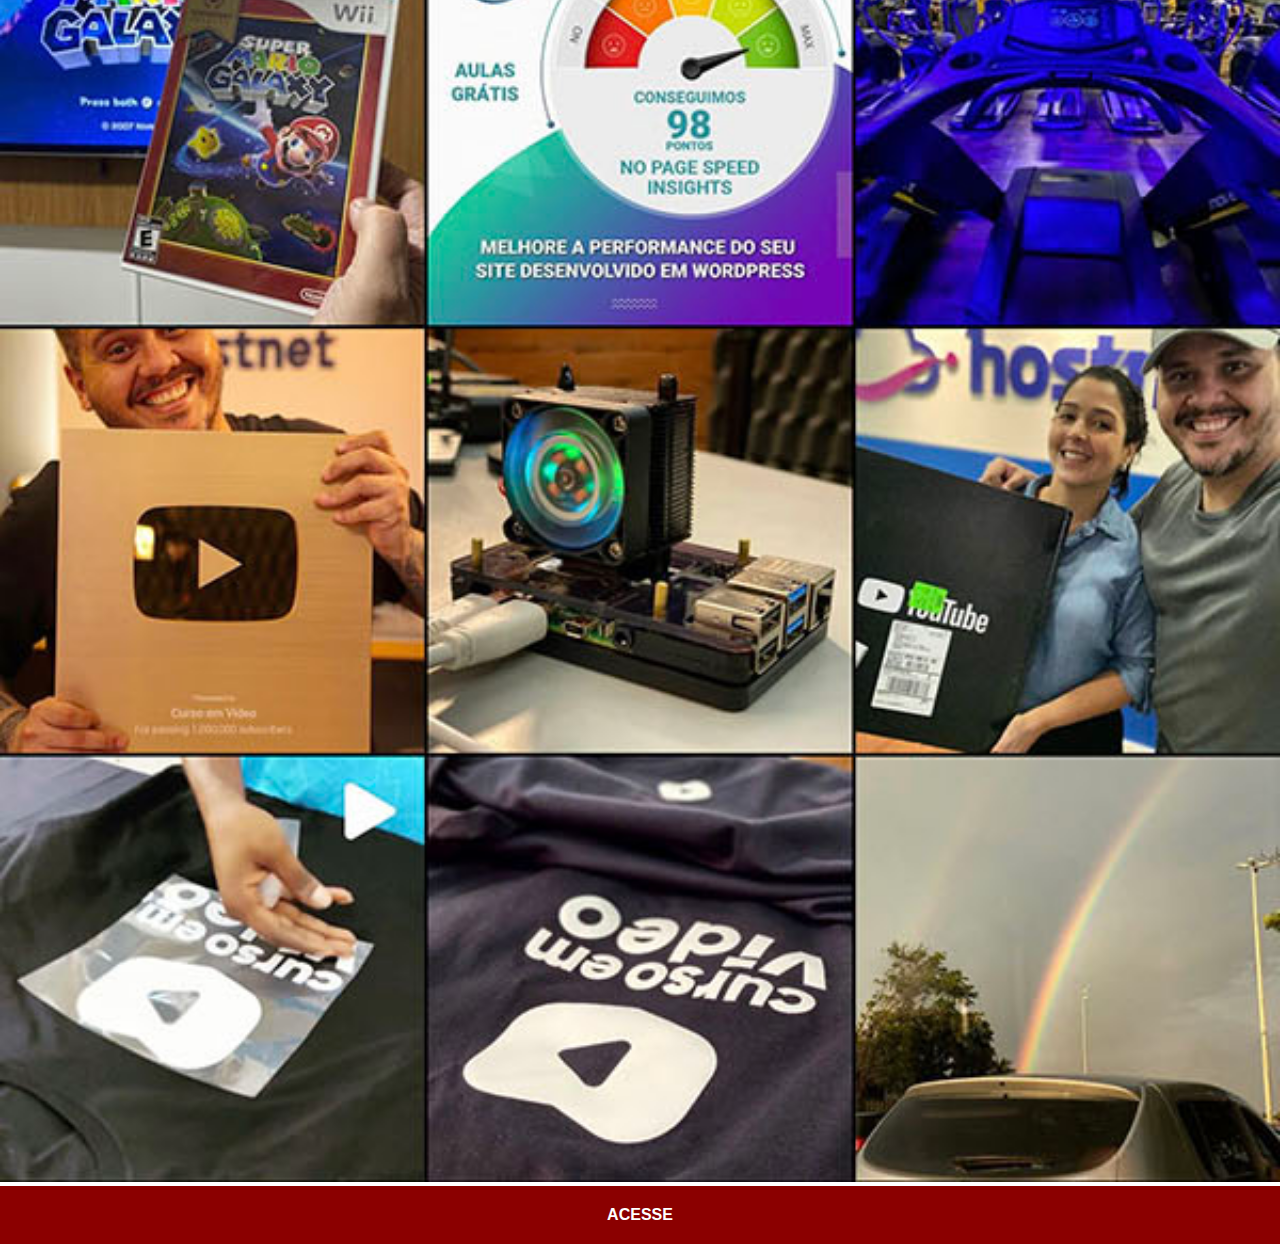
<file: instagram.html>
<!DOCTYPE html>
<html lang="pt-br">
<head>
    <meta charset="UTF-8">
    <meta name="viewport" content="width=device-width, initial-scale=1.0">
    <title>Instagram</title>
    <link rel="stylesheet" href="estilos/social.css">
</head>
<body>
    <img src="imagens/tela-instagram.jpg" alt="Instagram">
    <a href="https://www.instagram.com/gustavoguanabara/" target="_blank">ACESSE</a>
    
</body>
</html>
</file>
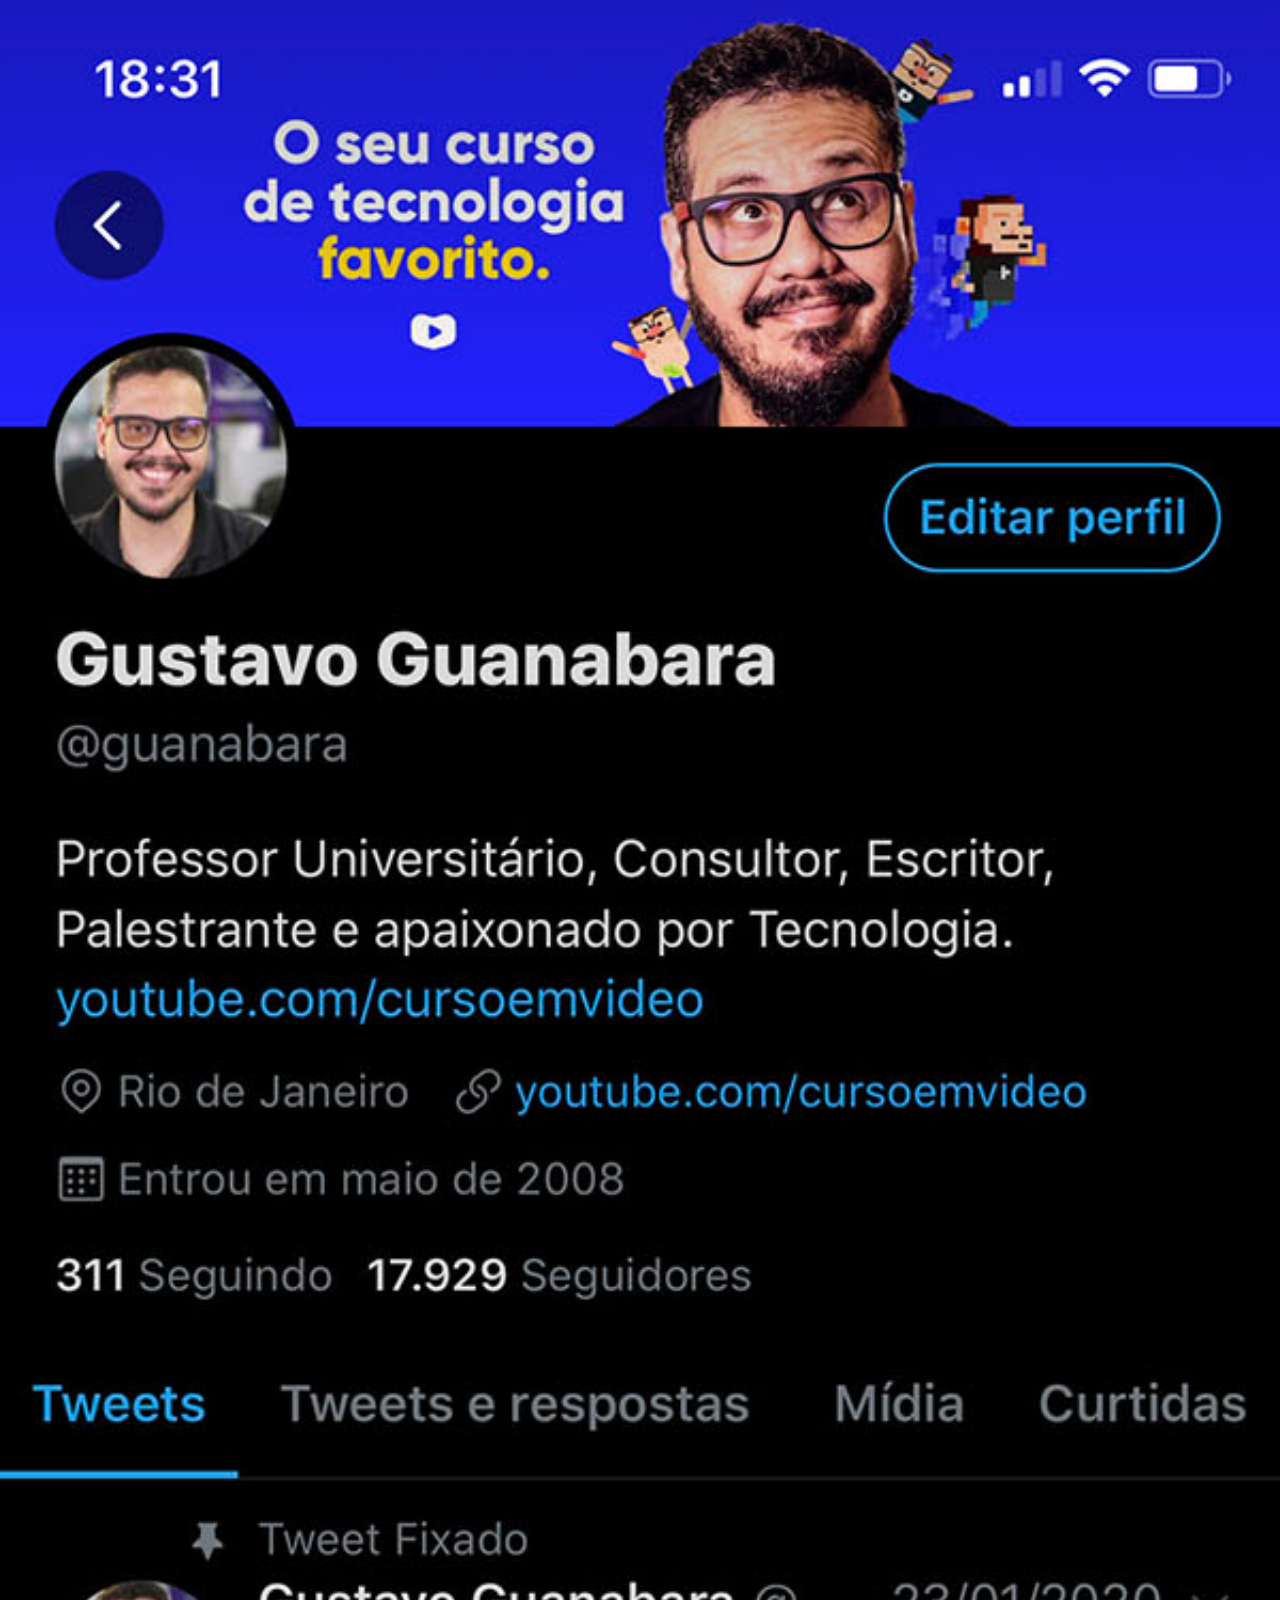
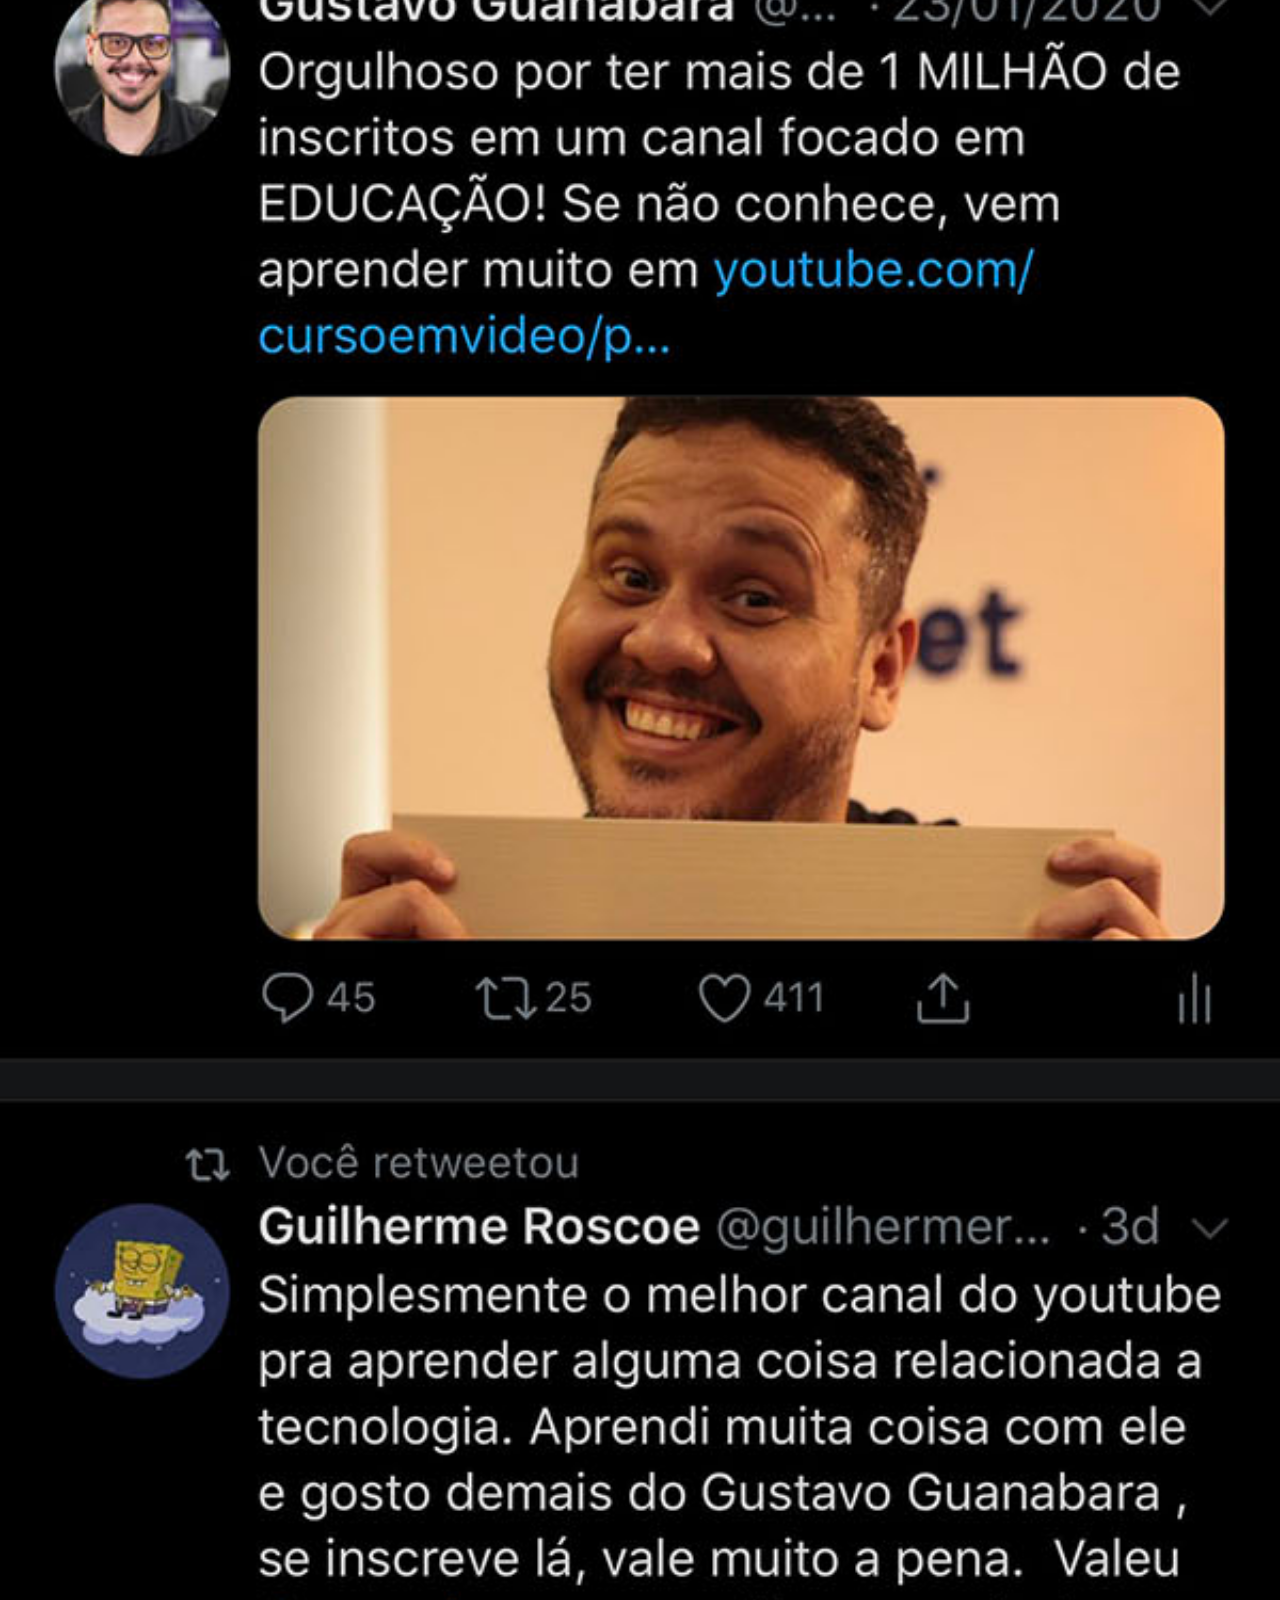
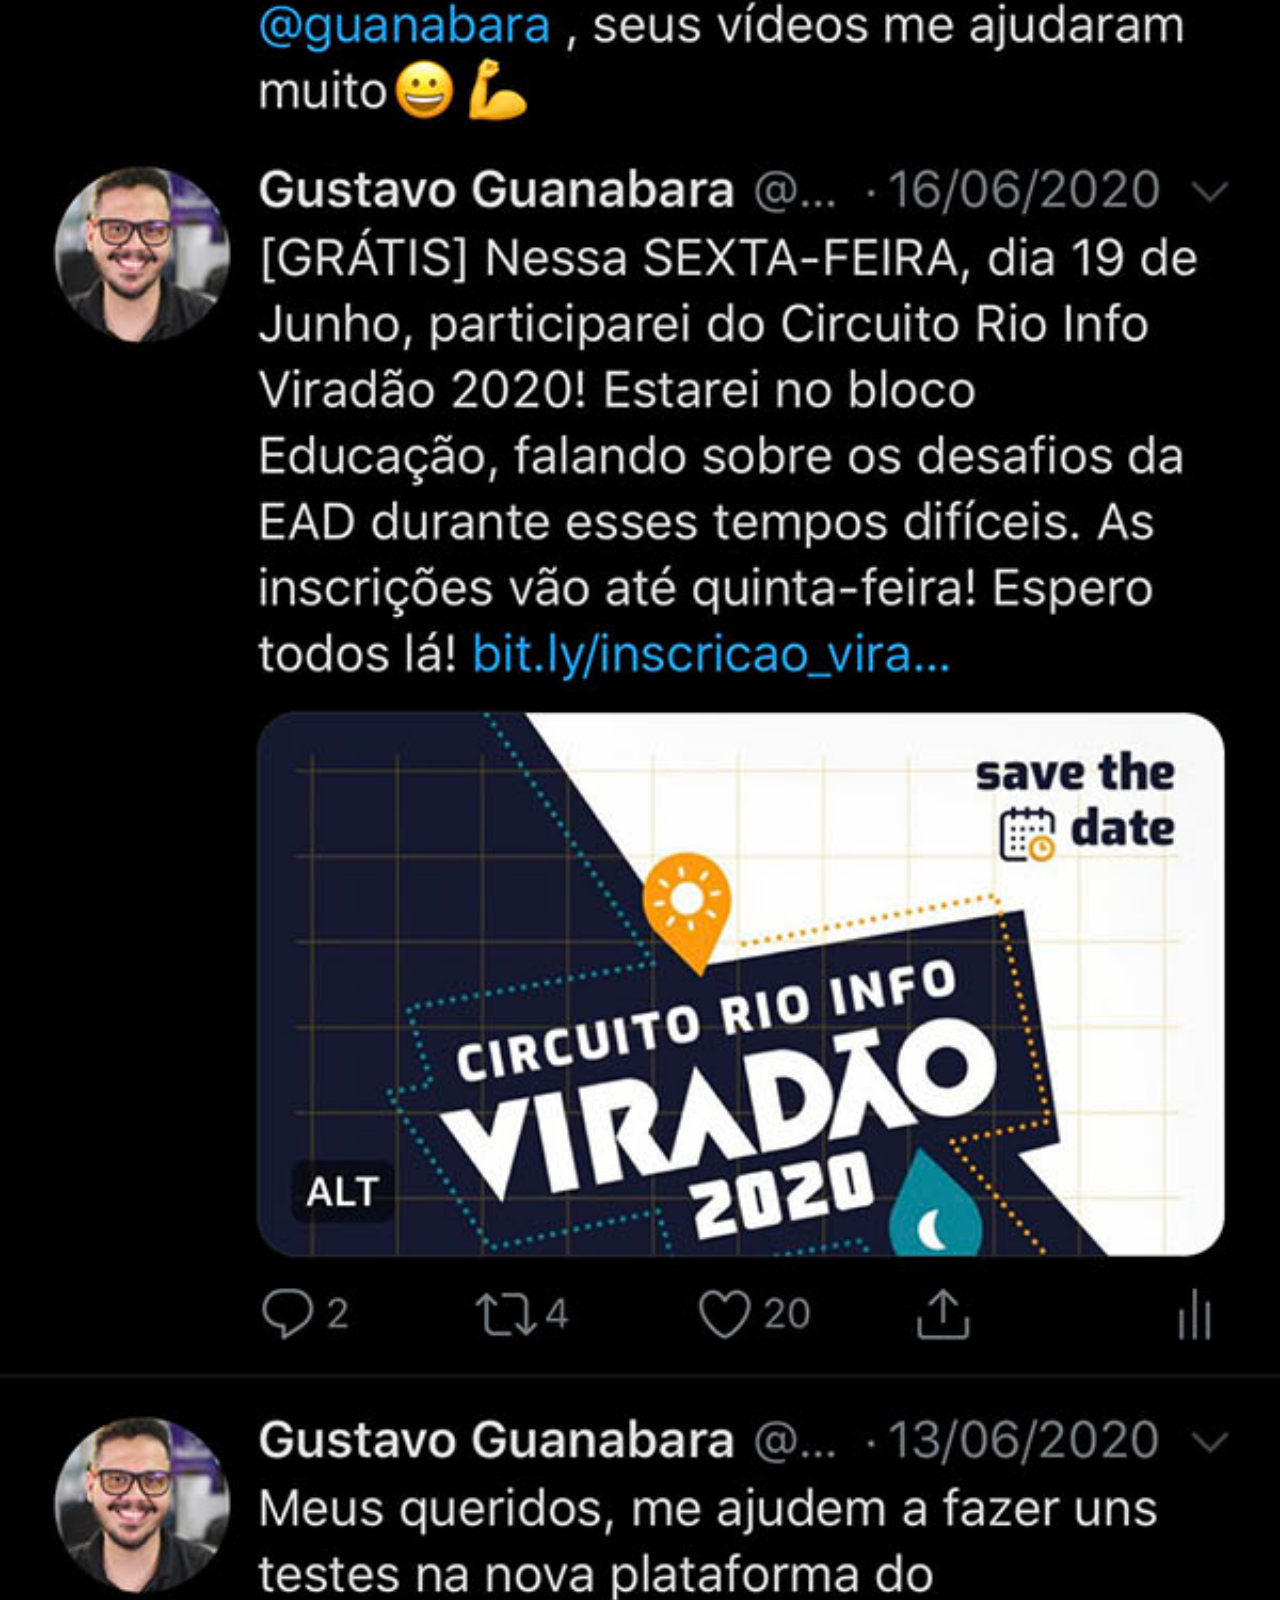
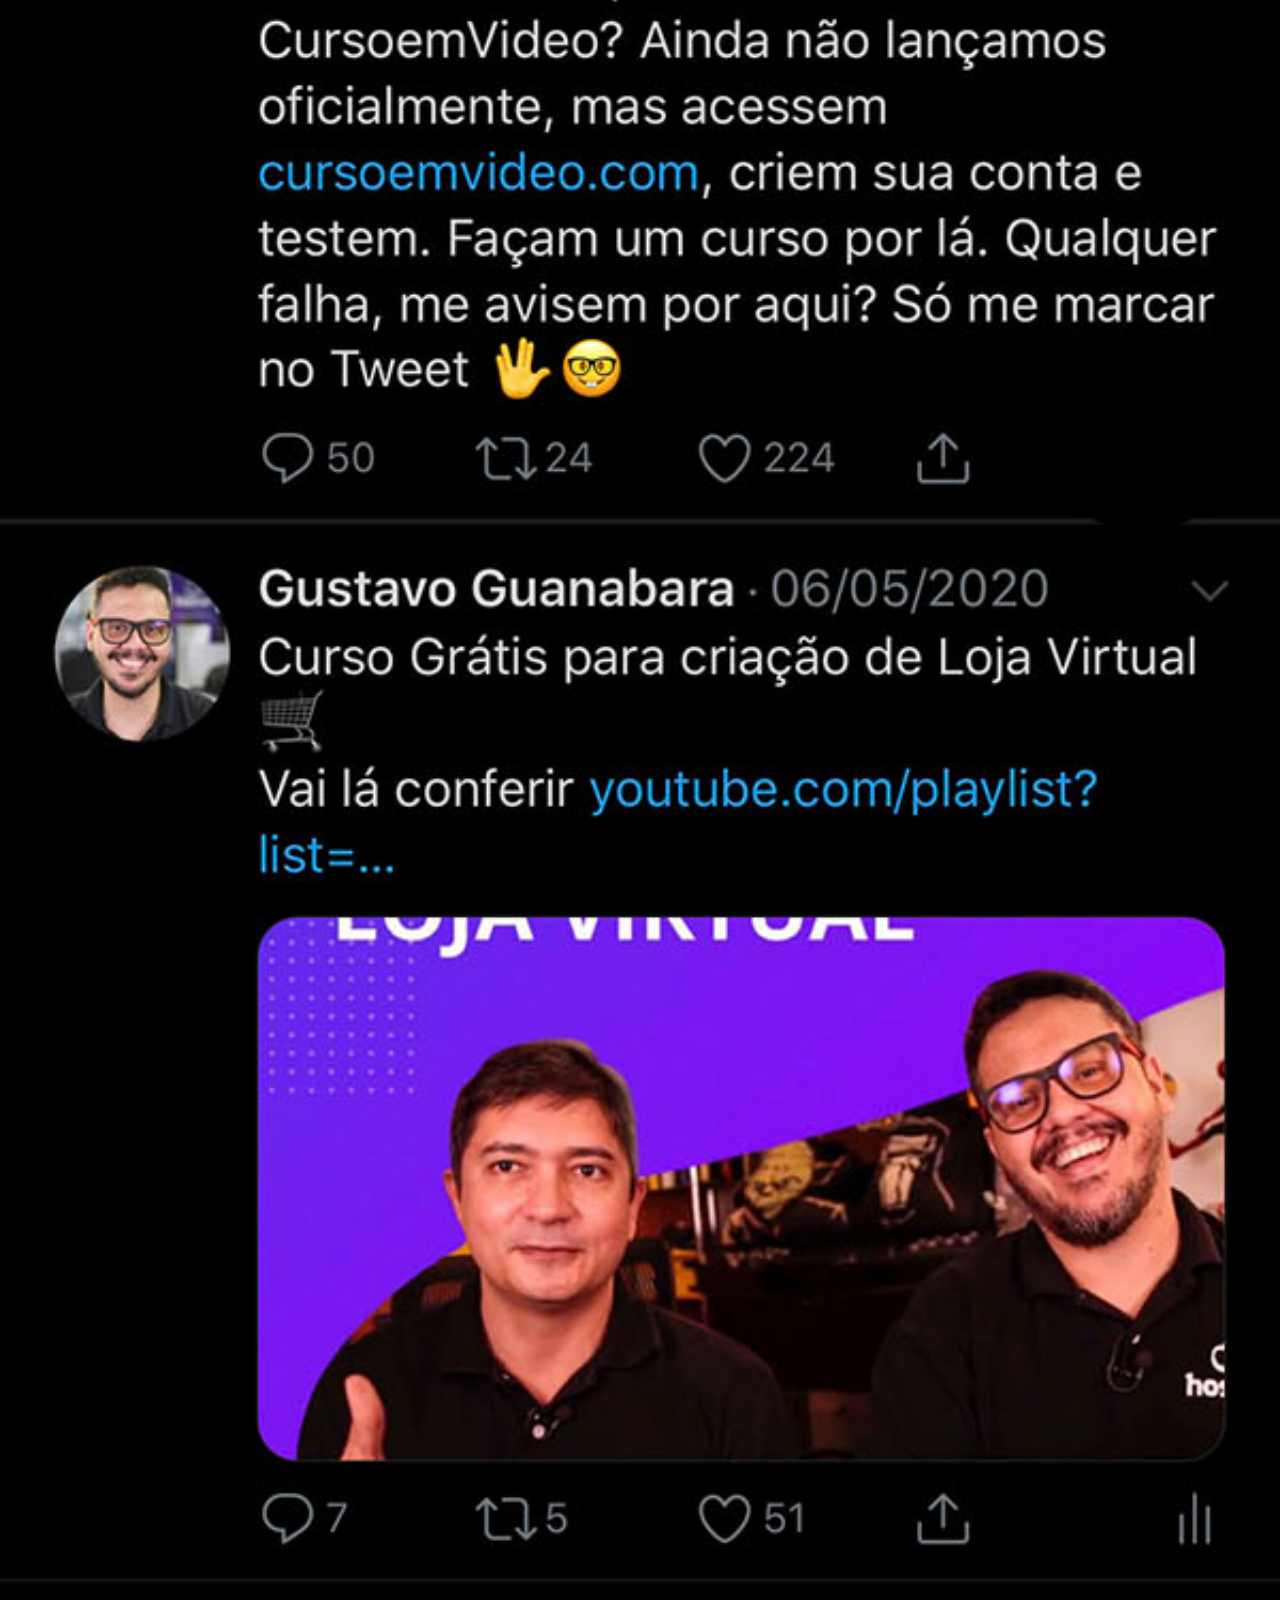
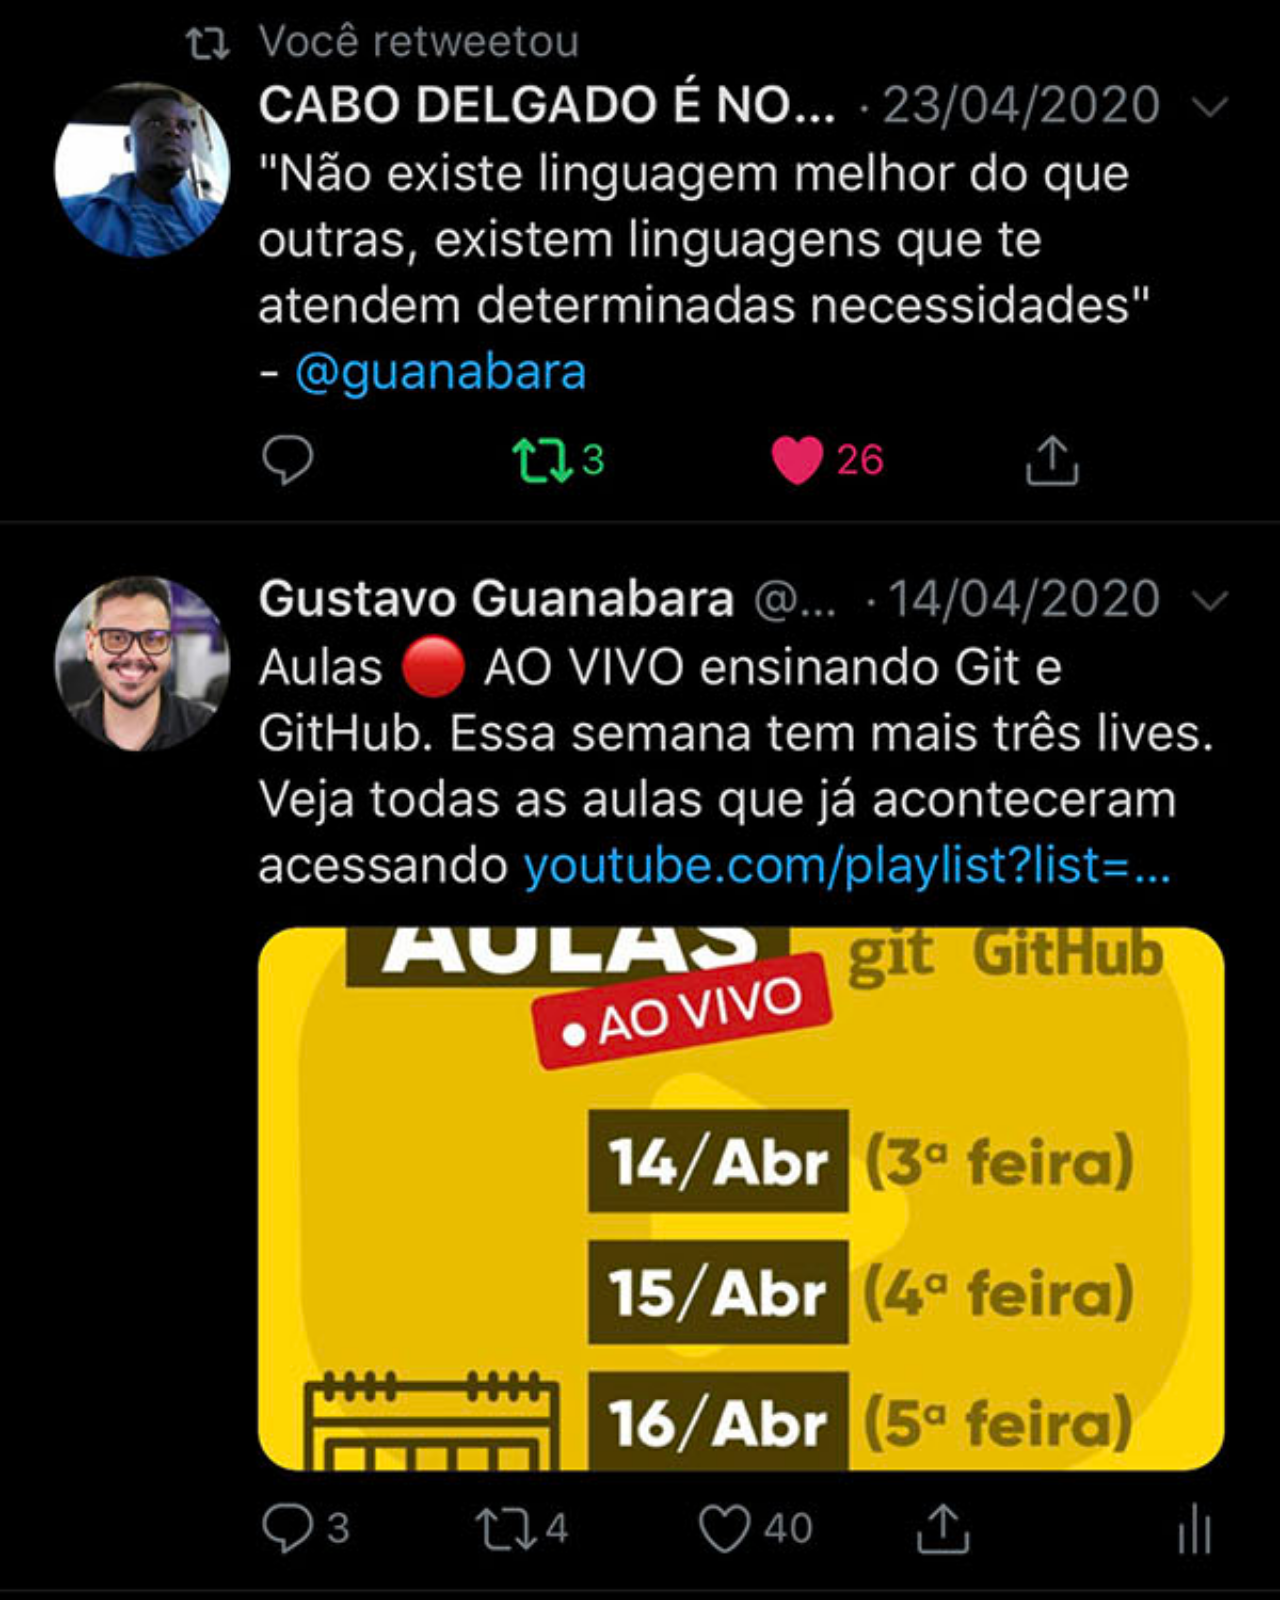
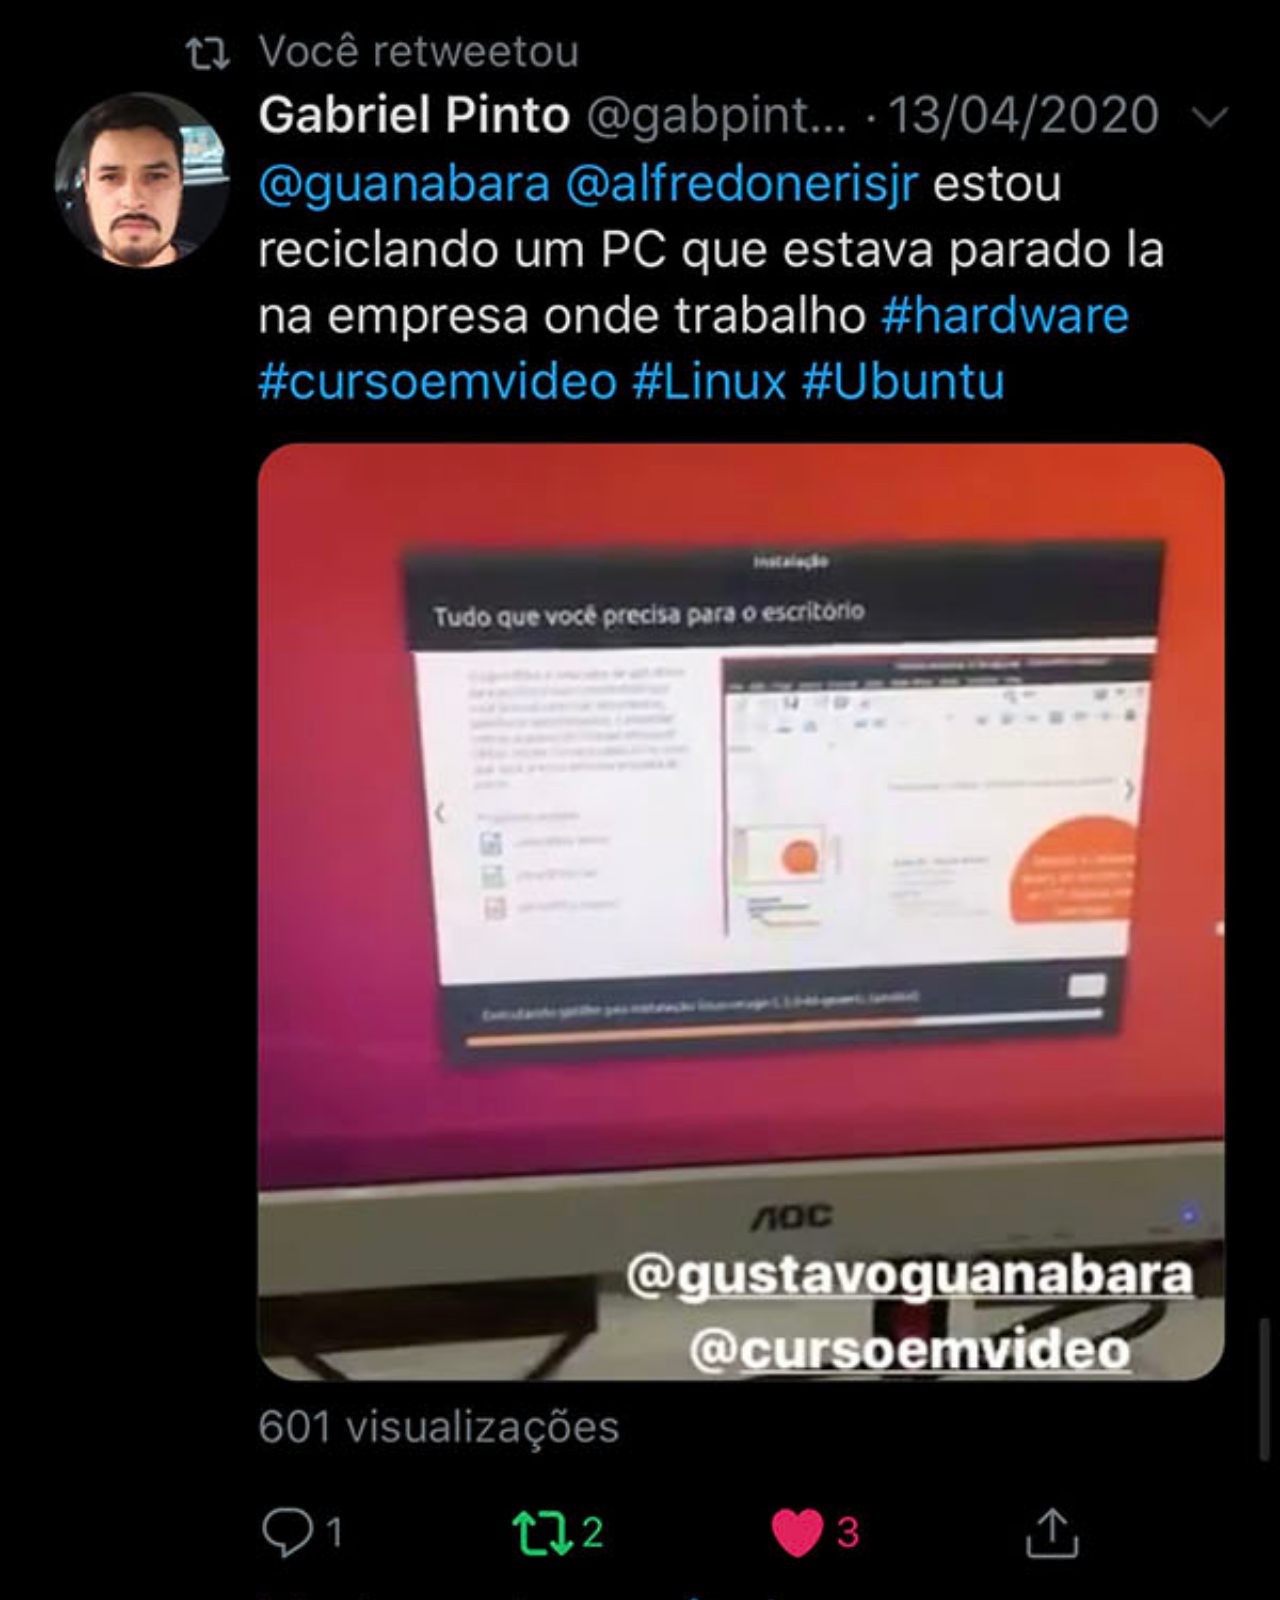
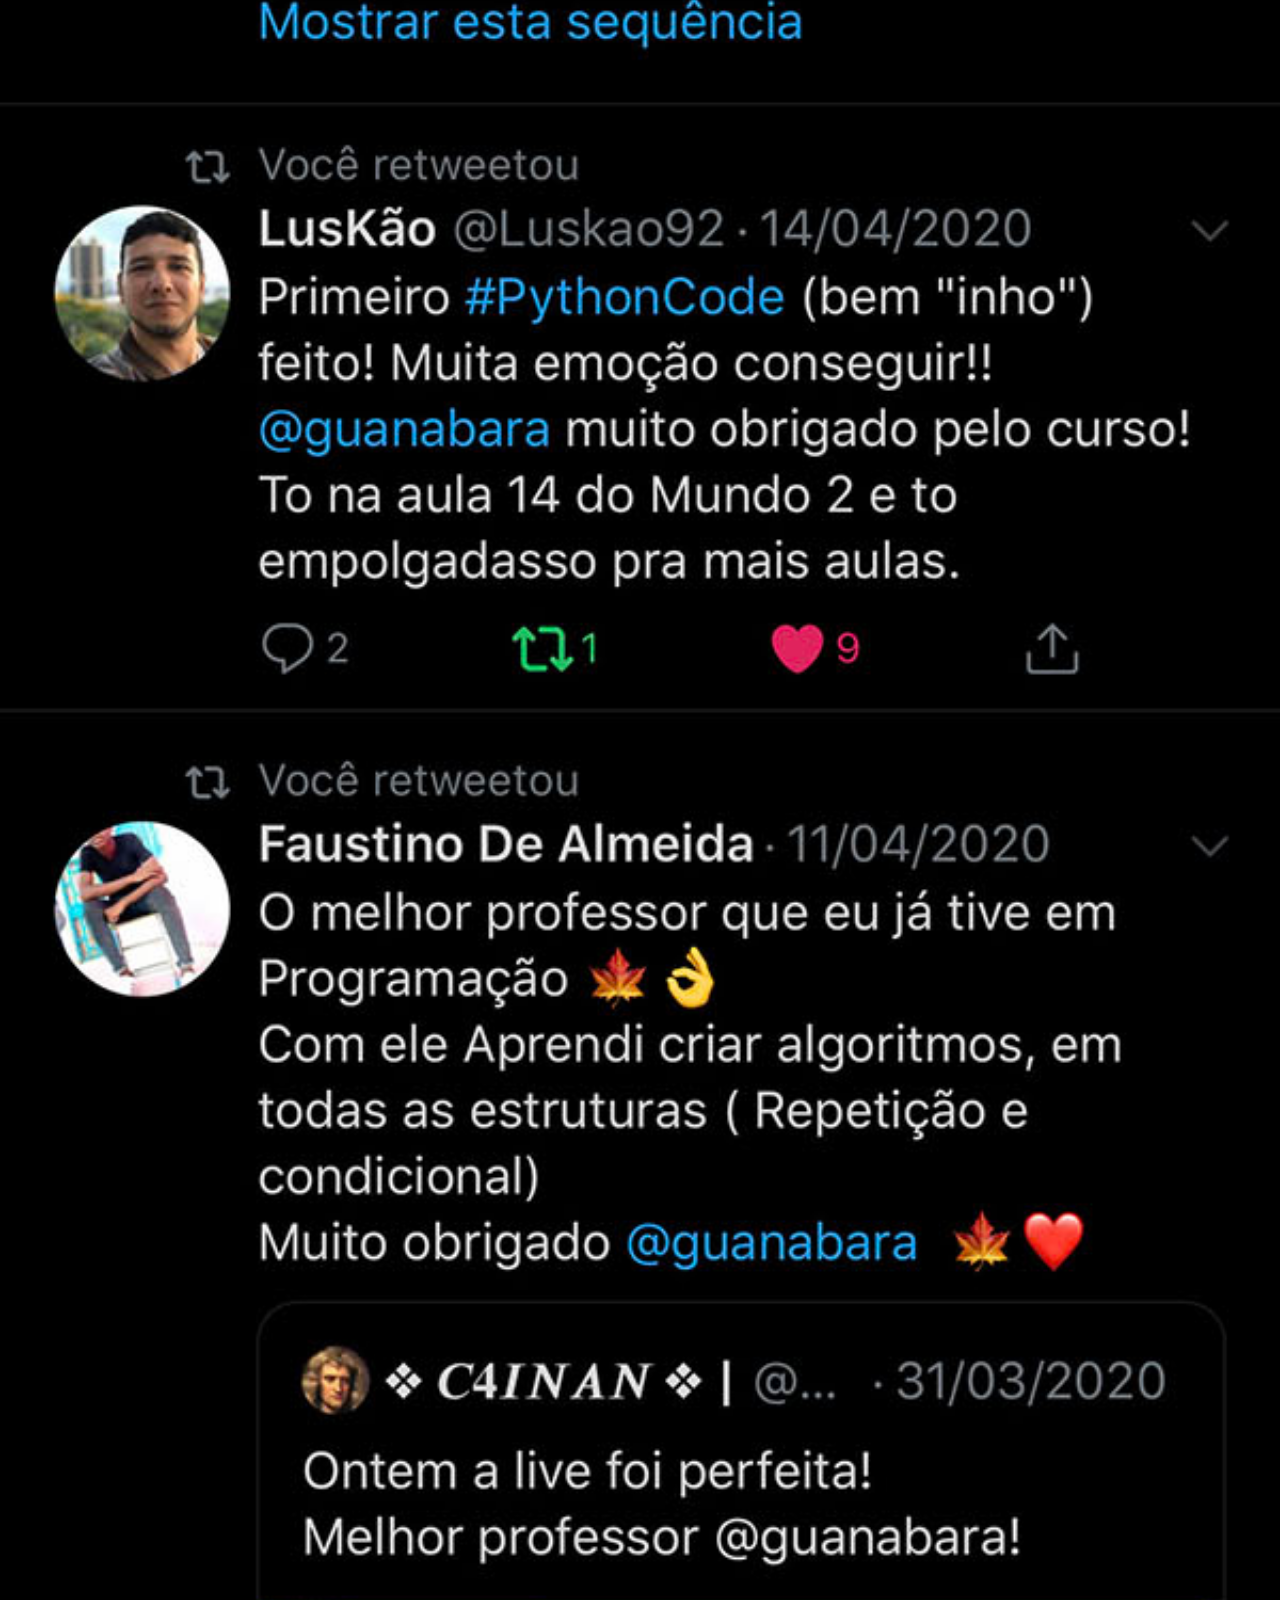
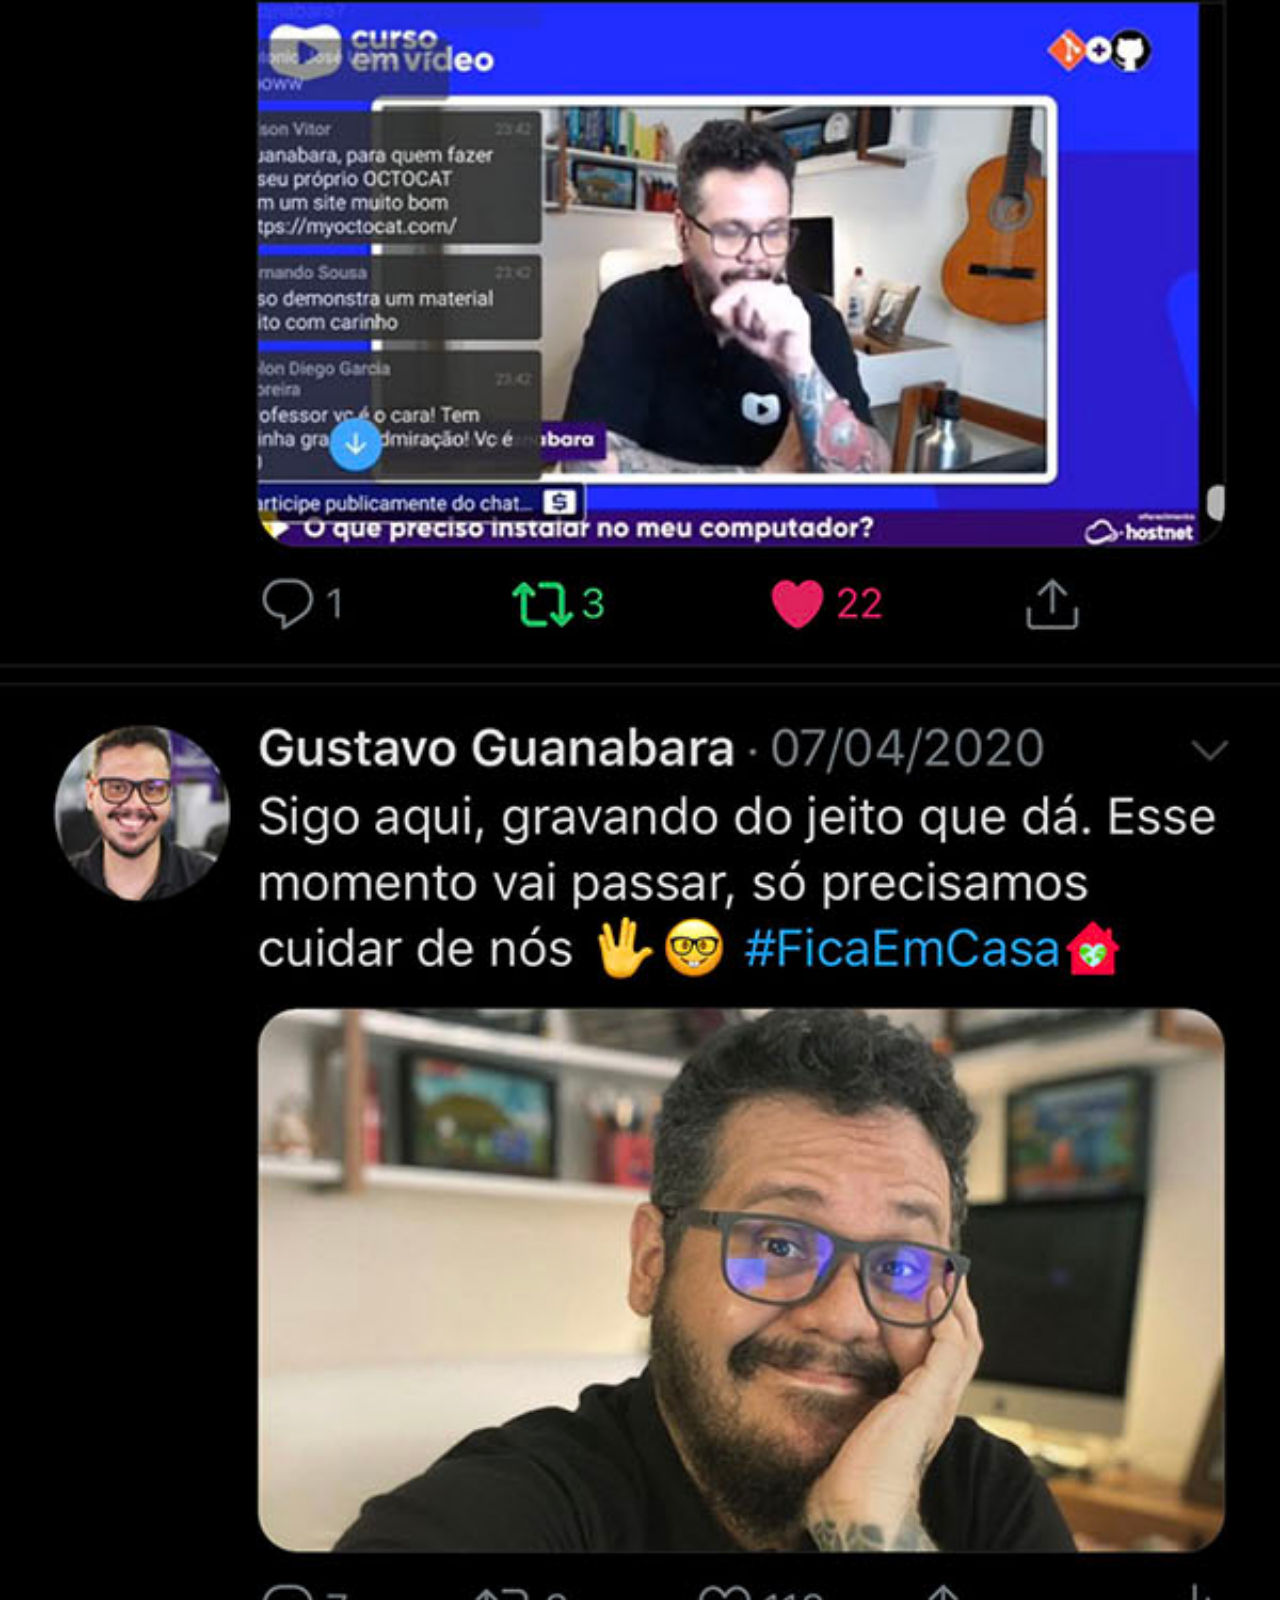
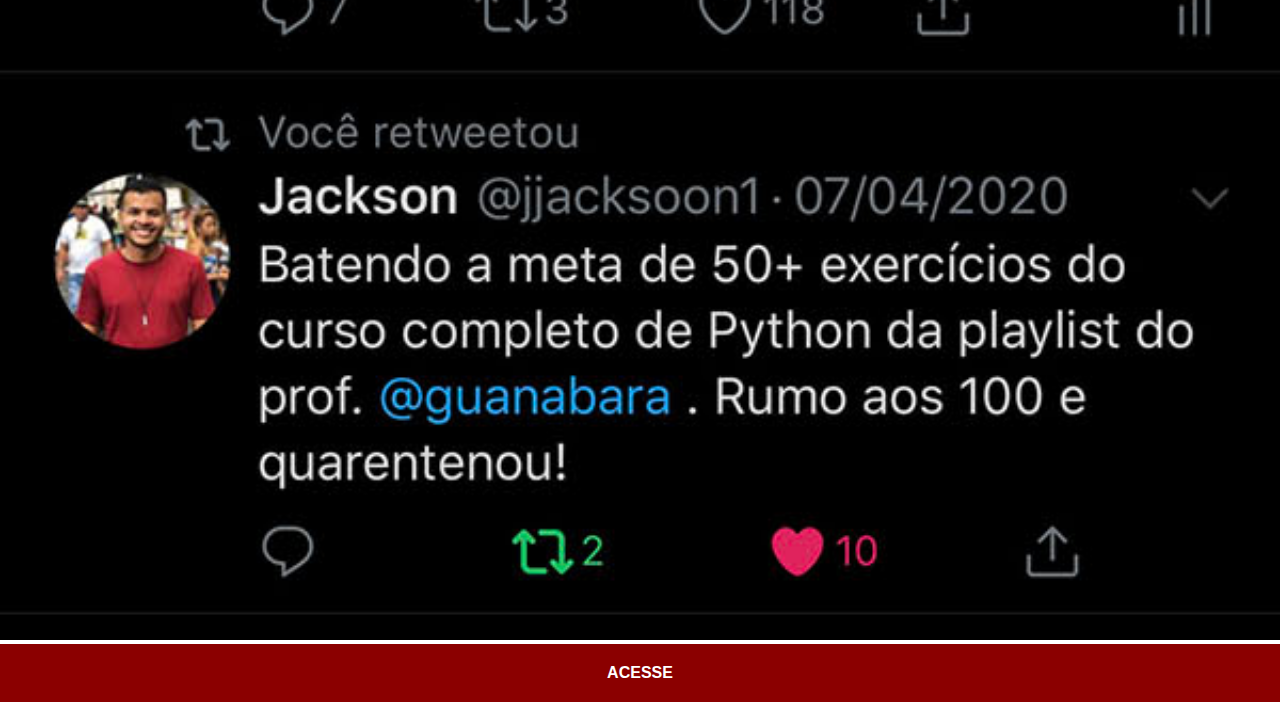
<file: twitter.html>
<!DOCTYPE html>
<html lang="pt-br">
<head>
    <meta charset="UTF-8">
    <meta name="viewport" content="width=device-width, initial-scale=1.0">
    <title>Twitter</title>
    <link rel="stylesheet" href="estilos/social.css">
</head>
<body>
    <img src="imagens/tela-twitter.jpg" alt="Twitter">
    <a href="https://twitter.com/guanabara" target="_blank">ACESSE</a>
    
</body>
</html>
</file>
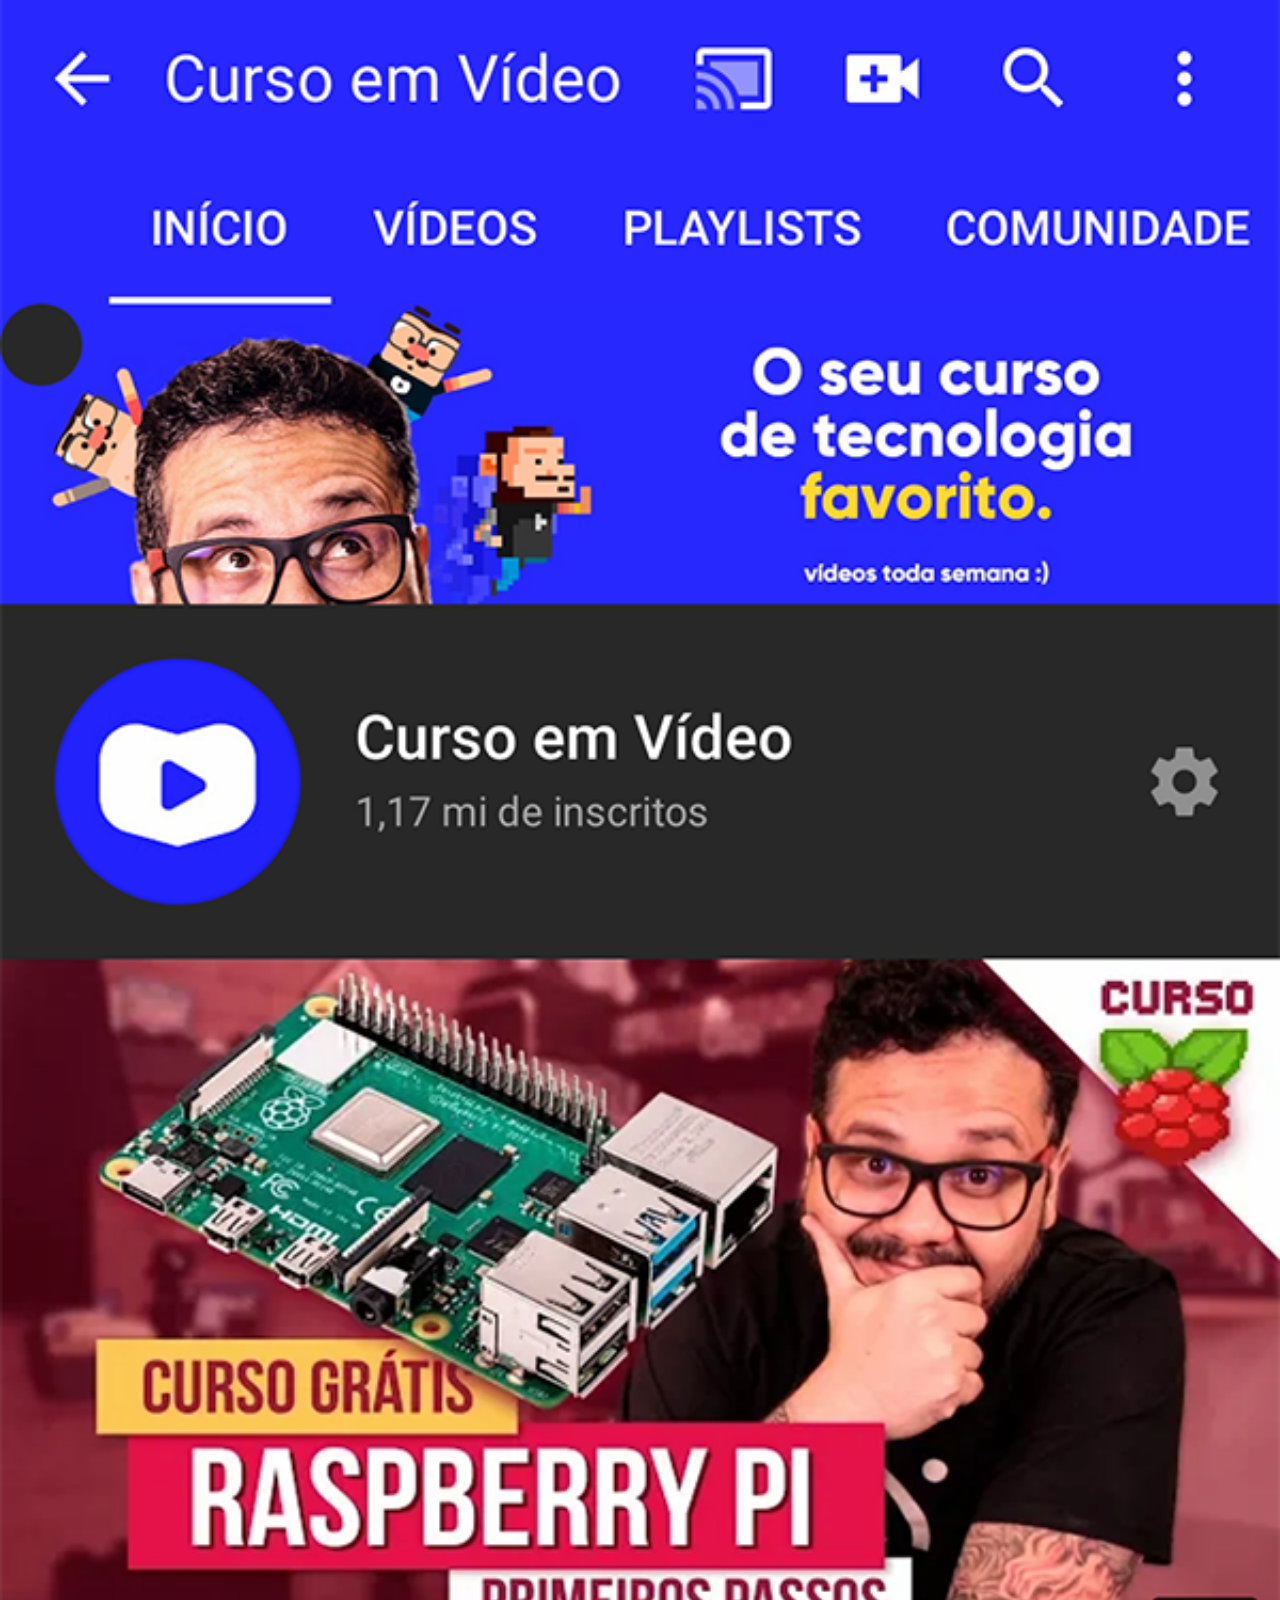
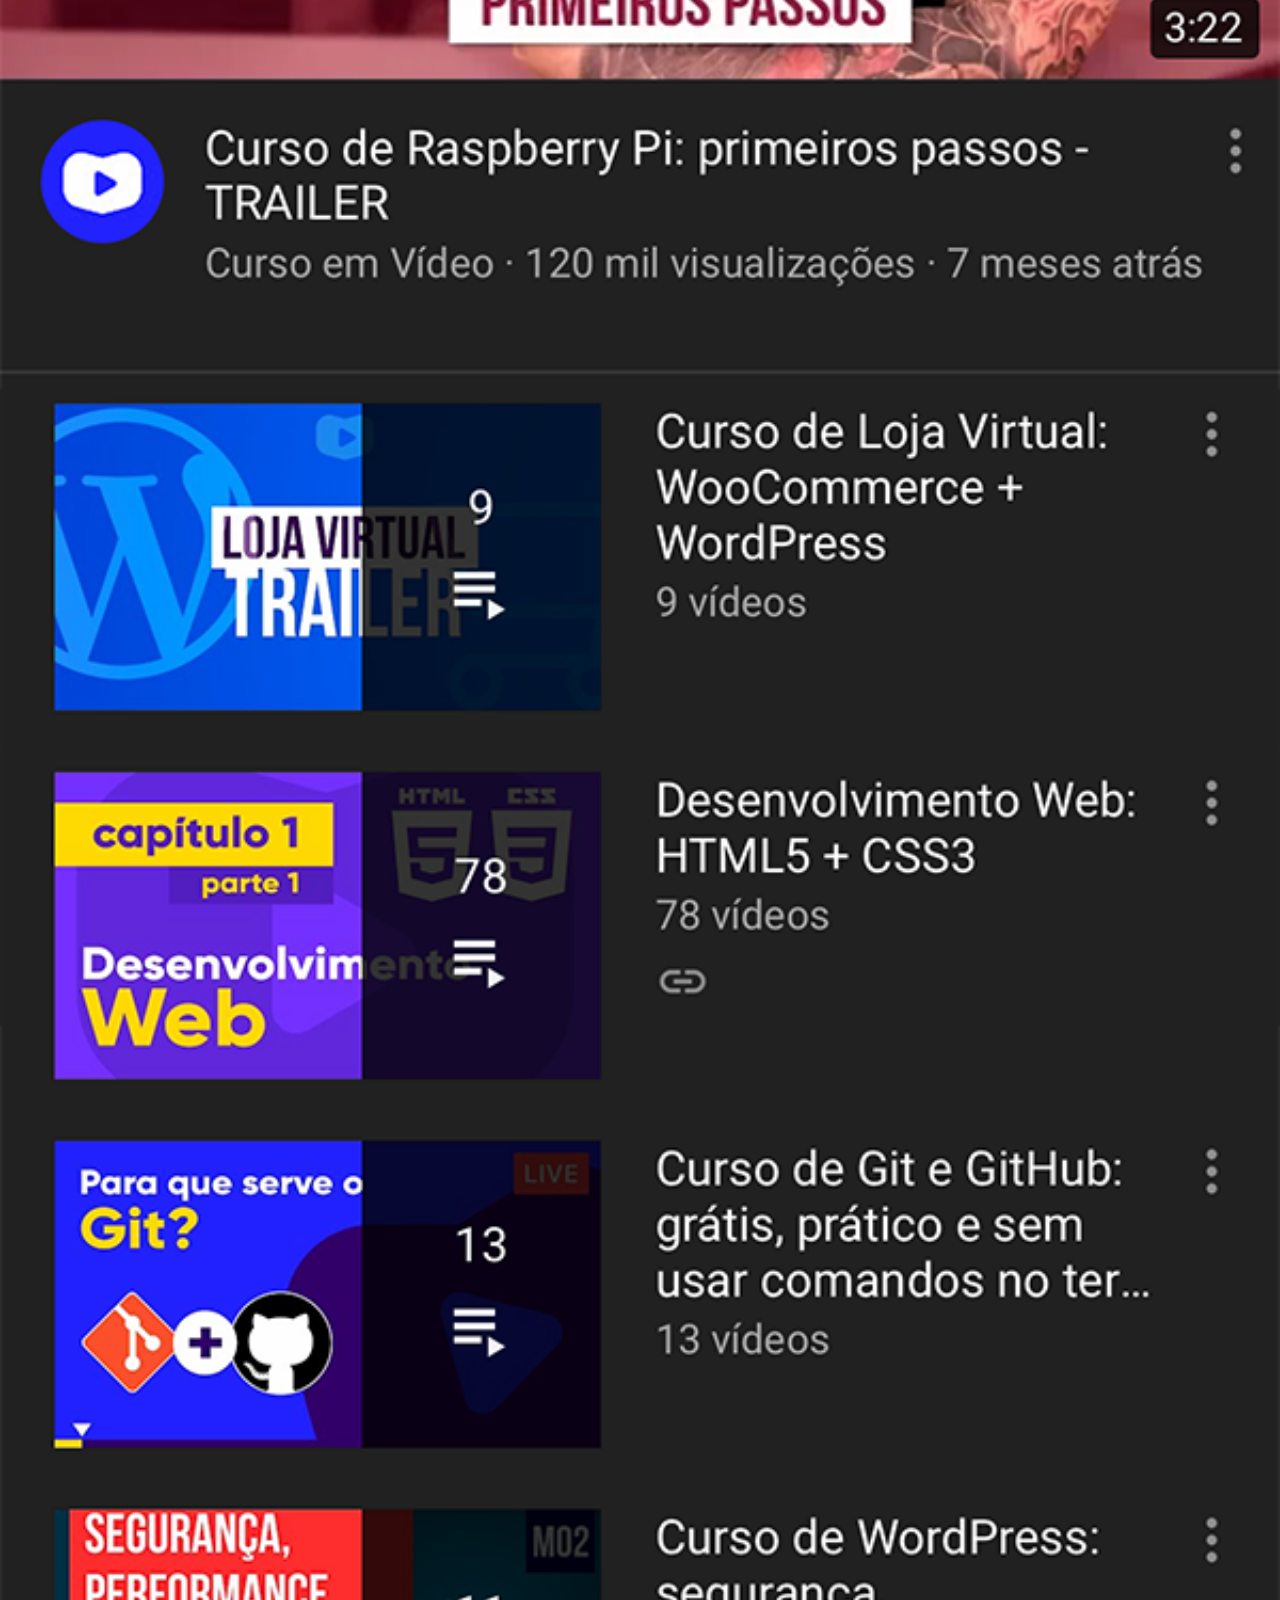
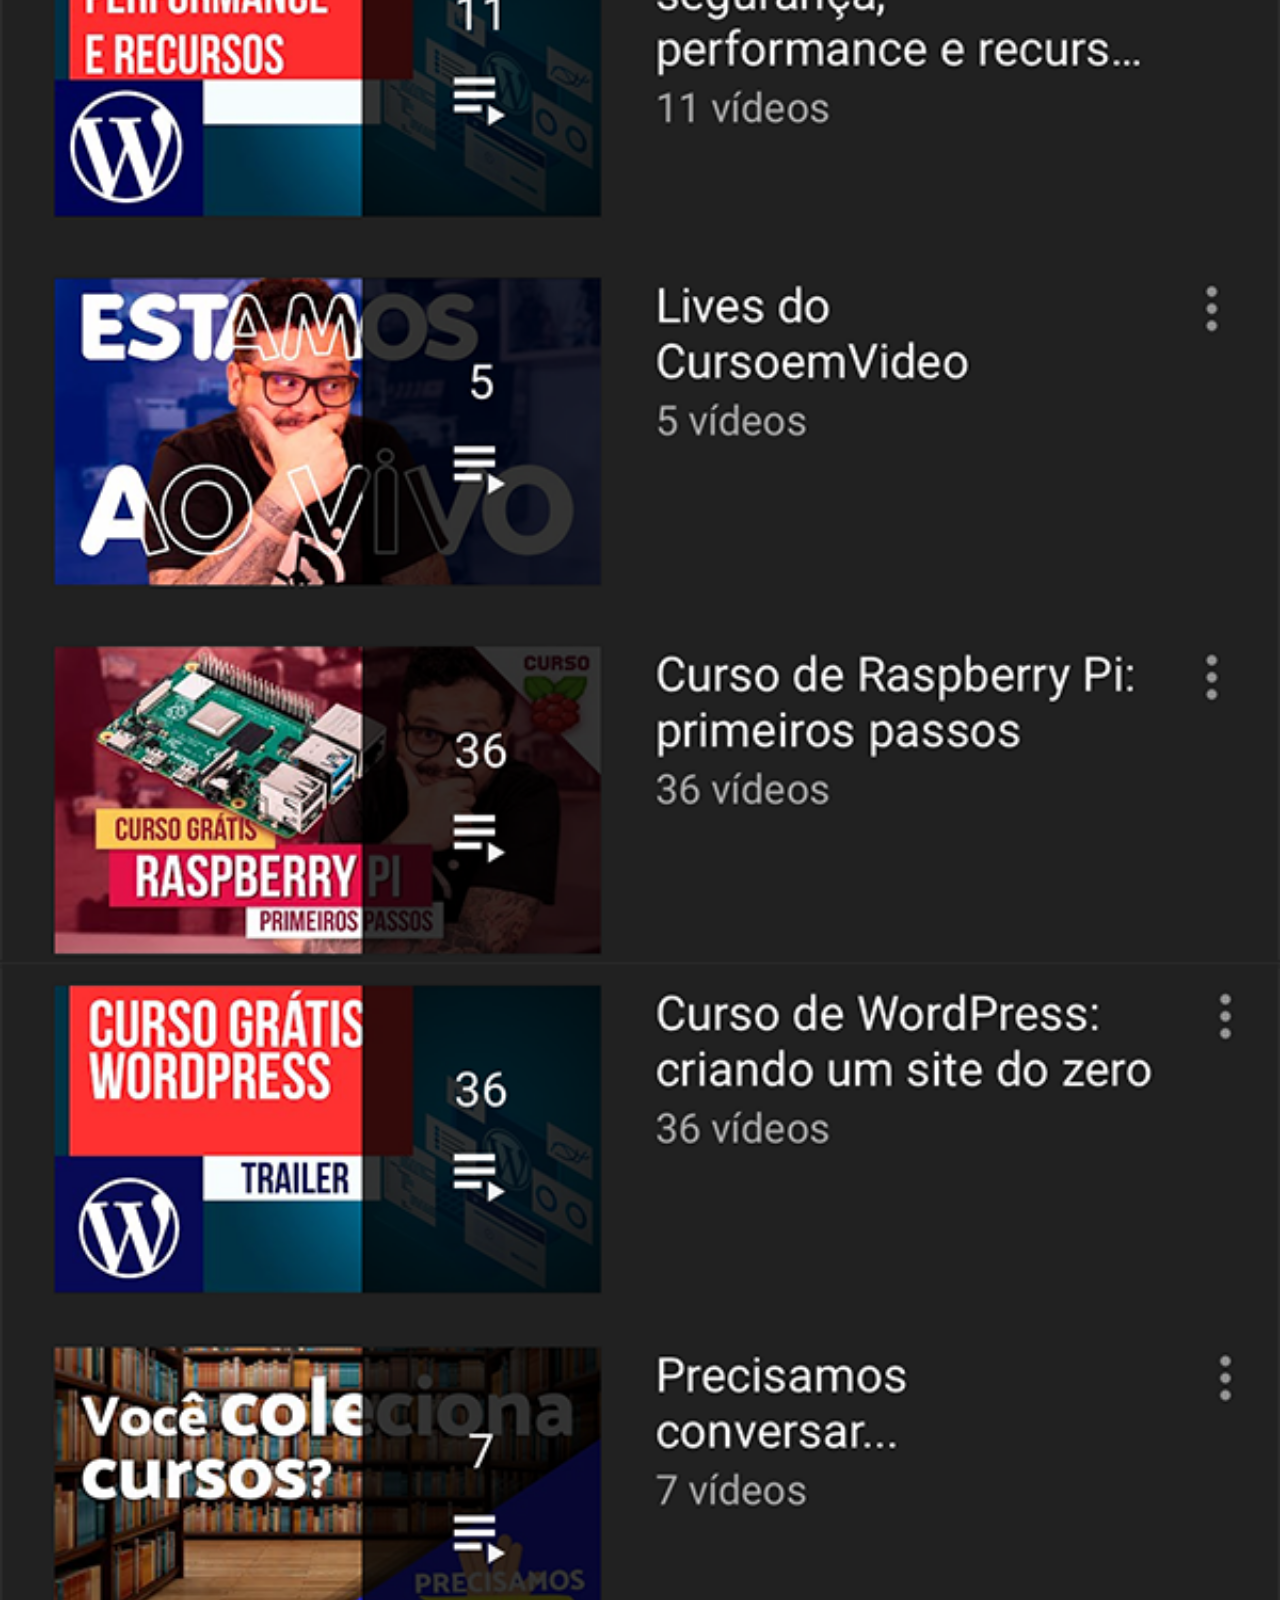
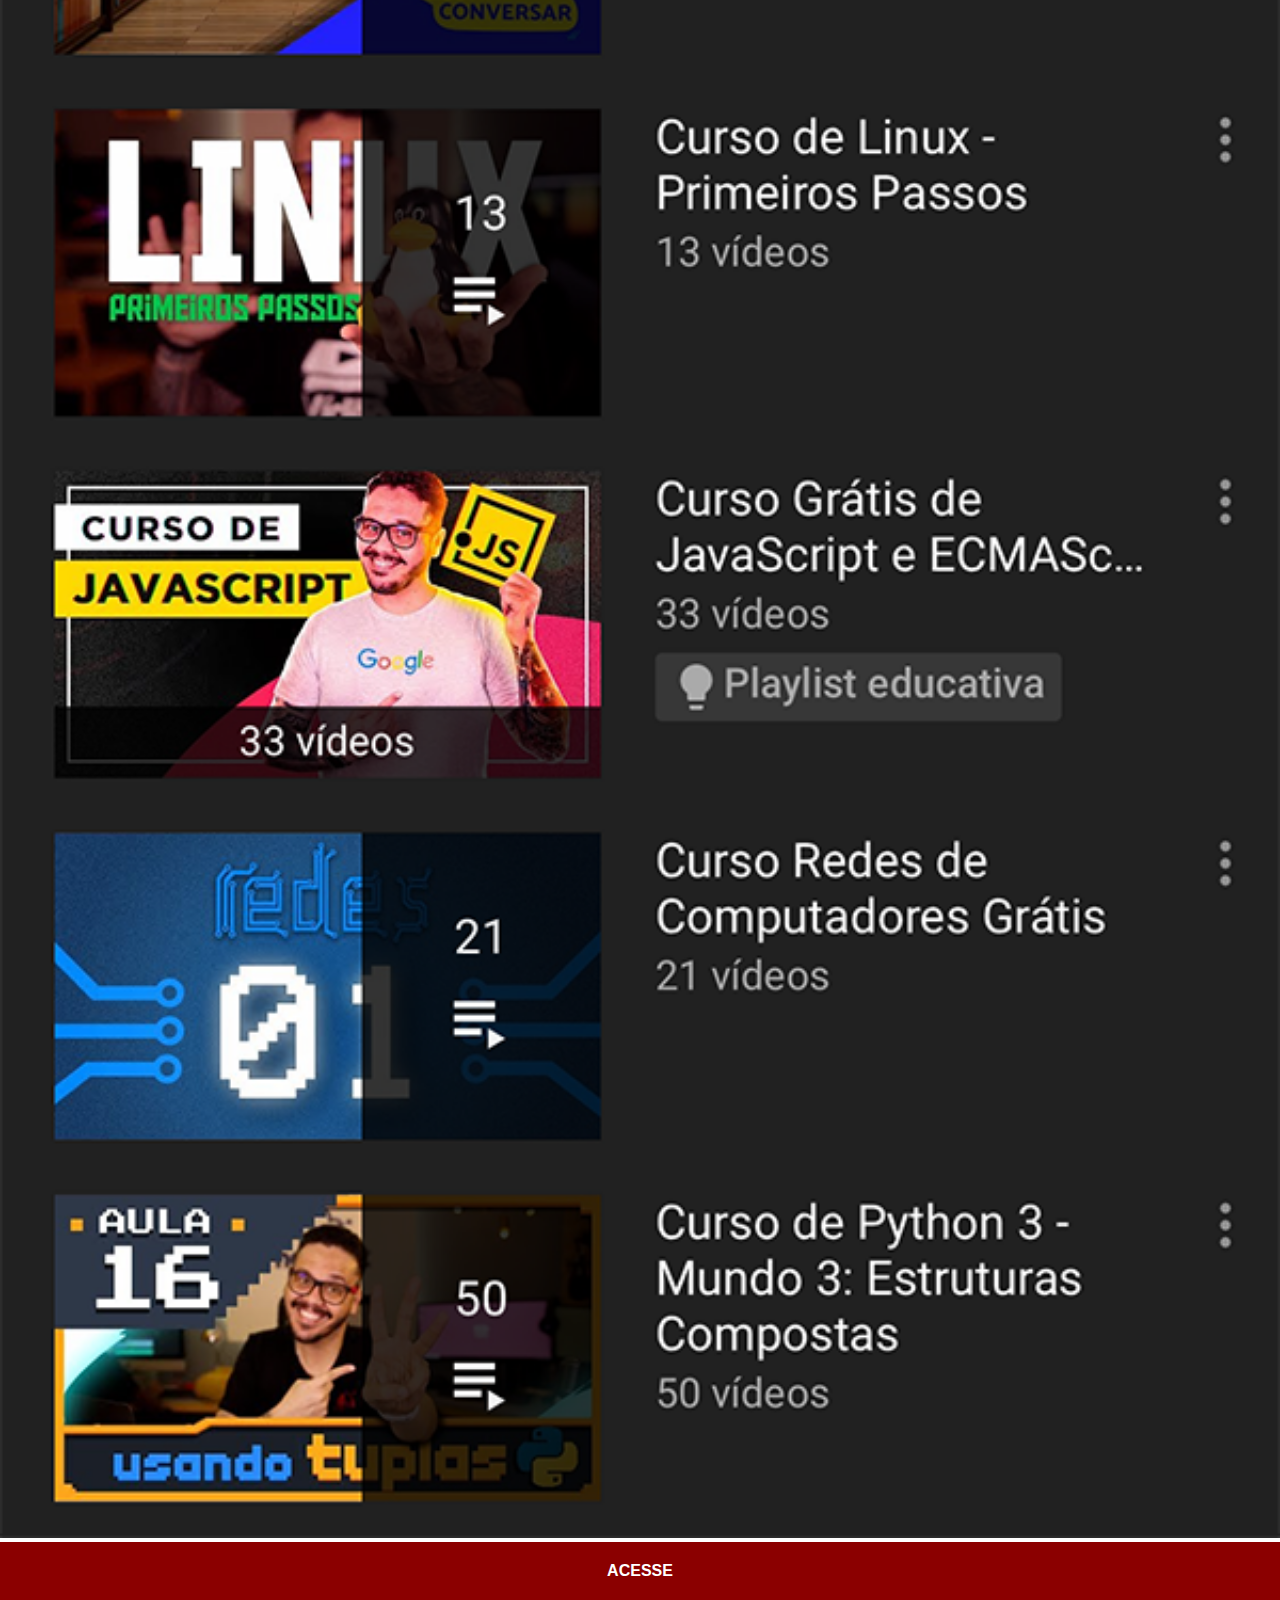
<file: youtube.html>
<!DOCTYPE html>
<html lang="pt-br">
<head>
    <meta charset="UTF-8">
    <meta name="viewport" content="width=device-width, initial-scale=1.0">
    <title>Youtube</title>
    <link rel="stylesheet" href="estilos/social.css">
</head>
<body>
    <img src="imagens/tela-youtube.png" alt="YouTube">
    <a href="https://www.youtube.com/@CursoemVideo" target="_blank">ACESSE</a>
</body>
</html>
</file>
<file: estilos/style.css>
@charset "UTF-8";

*{
    margin: 0px;
    padding: 0px;
    font-family: Arial, Helvetica, sans-serif;
}

html, body {
    height: 100vh;
    width: 100vw;
    background-color: black;
}

body{
    background: url(../imagens/fundo-madeira.jpg) no-repeat top center;
    background-size: cover;
    background-attachment: fixed;
}

main {
    height: 100vh;
    position: relative;
}

section#telefone{
    height: 627px;
    width: 311px;
    background: url(../imagens/frame-iphone.png) no-repeat;

    position: absolute;
    top: 50%;
    left: 50%;
    transform: translate(-50%, -50%);
}

iframe#tela{
    position: relative;
    top: 80px;
    left: 22px;
    width: 267px;
    height: 471px;
}
section#redes-sociais {
    text-align:  right;
}
section#redes-sociais img {
    width: 50px;
    margin: 10px;
    border-radius: 50%;
    box-shadow: 2px 2px 5px rgba(0, 0, 0, 0.5);
    box-sizing: border-box;

} 

section#redes-sociais img:hover {
    border: 2px solid rgba(255, 255, 255, 0.618);
    transform: translate(-3px, -3px);
    box-shadow: 5px 5px 10px rgba(0, 0, 0, 0.519);
    transition: transform 0.3s, border 1s;
}
</file>
<file: estilos/social.css>
@charset "UTF-8";
*{
    margin: 0px;
    padding: 0px;
    font-family: Arial, Helvetica, sans-serif;
}

::-webkit-scrollbar{
    width: 0px;
    height: 0px;
}

img{
    width: 100vw;
    

}
a {
    display: block;
    background-color: darkred;
    color: white;
    padding: 20px;
    text-align: center;
    font-weight: bolder;
    text-decoration: none;
}

a:hover{
    background-color: rgba(255, 0, 0, 0.175);
}
</file>
